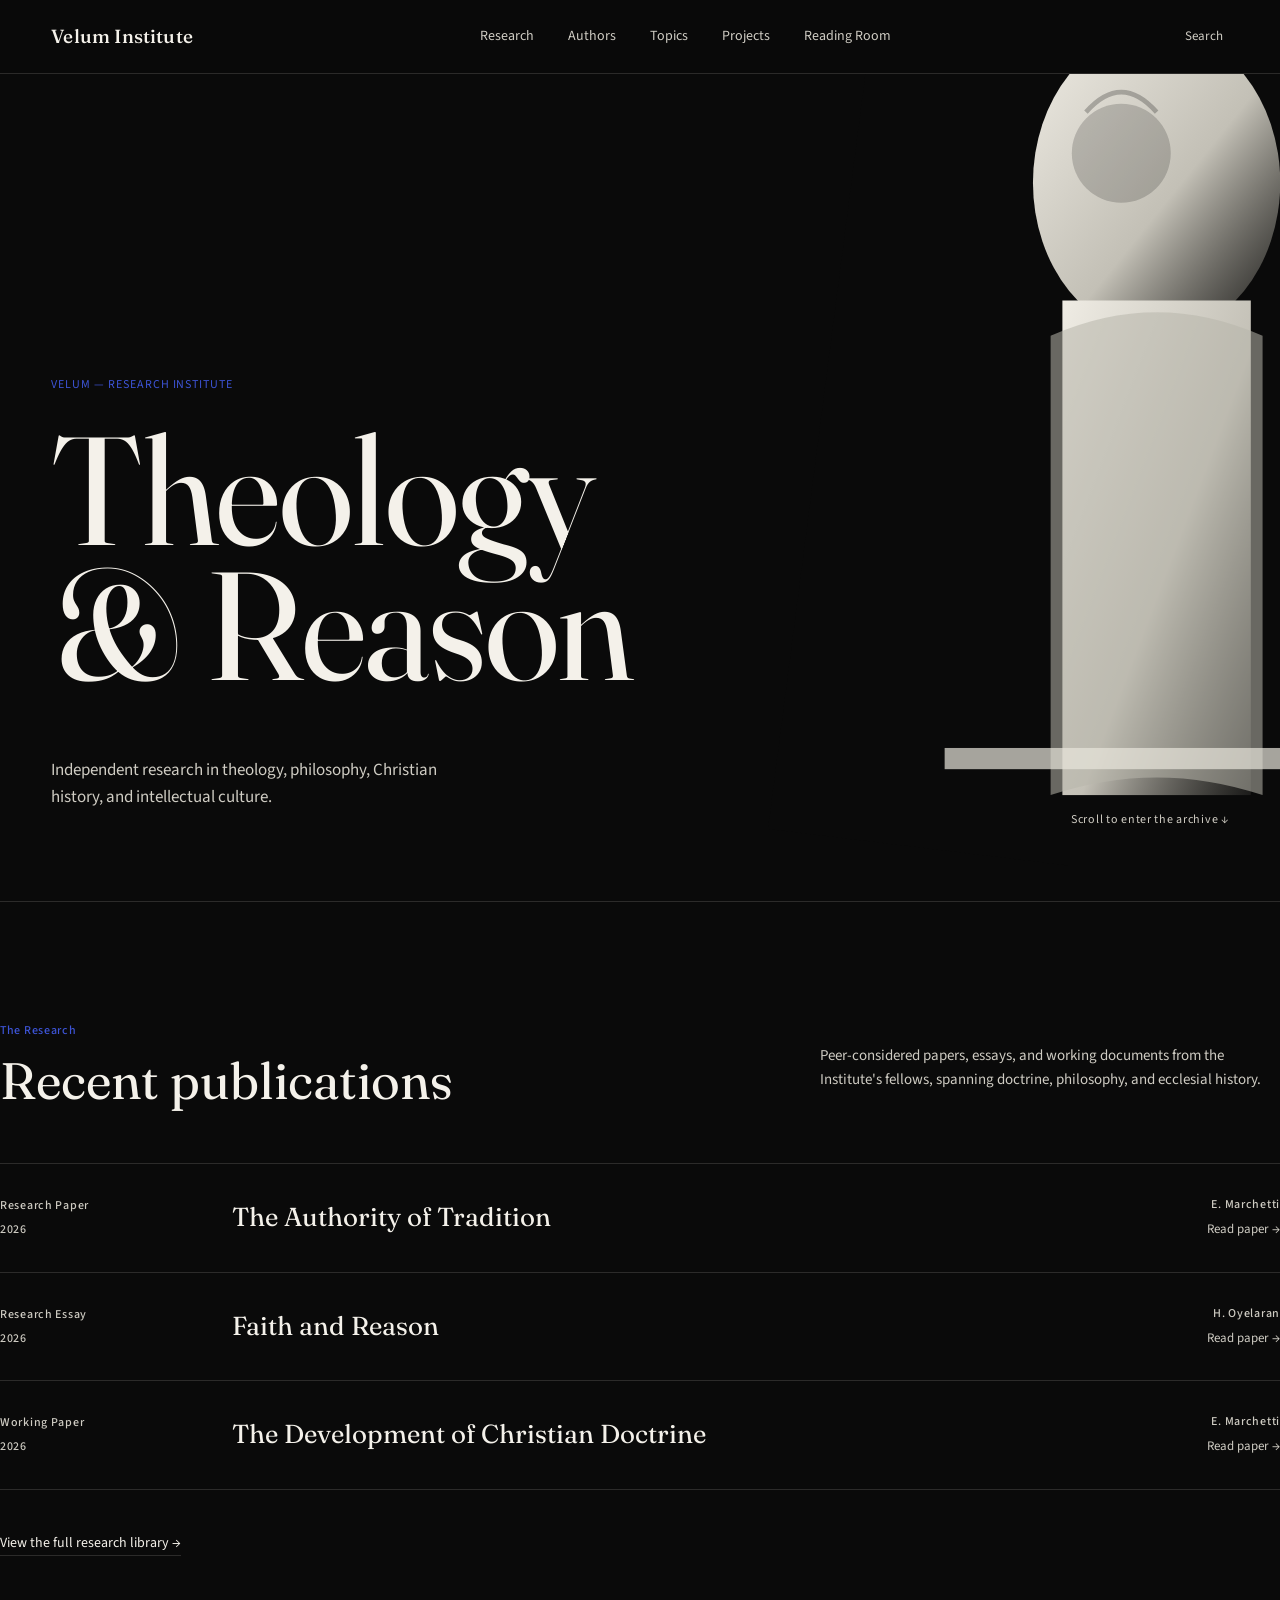
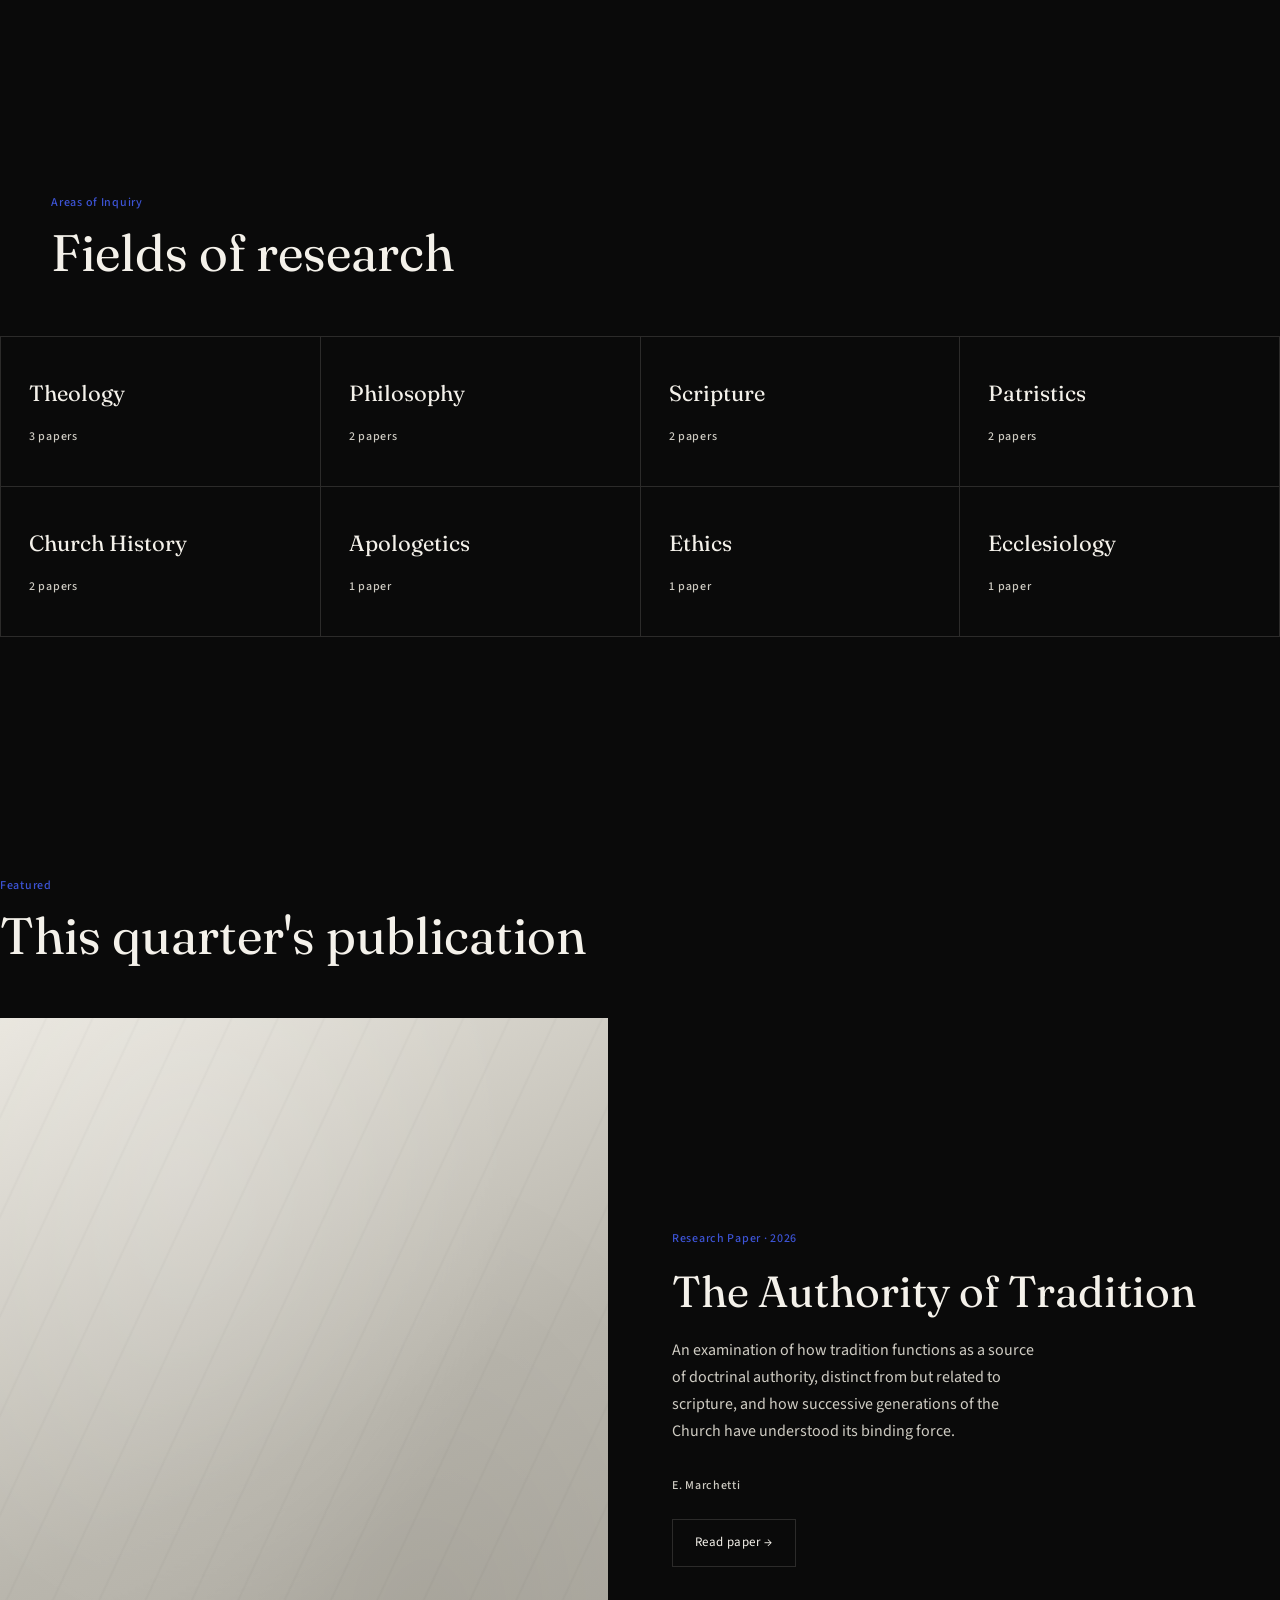
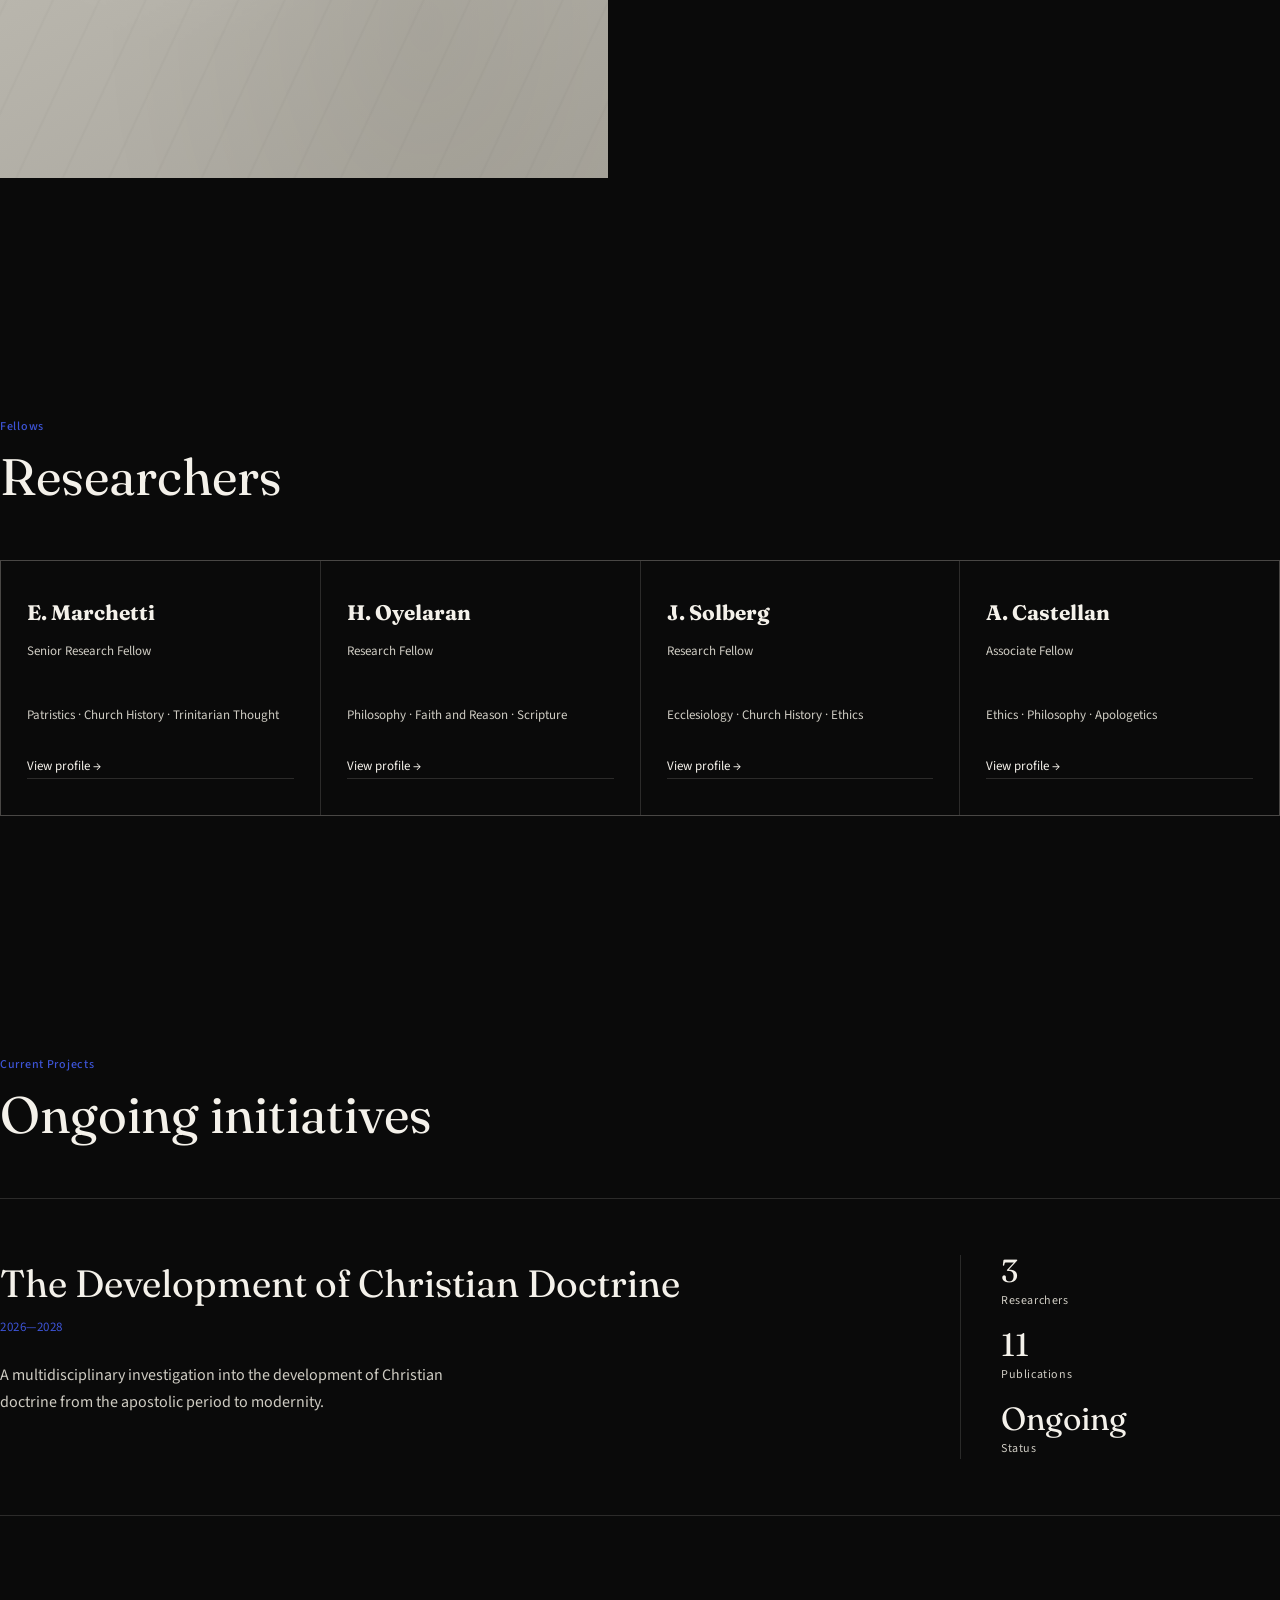
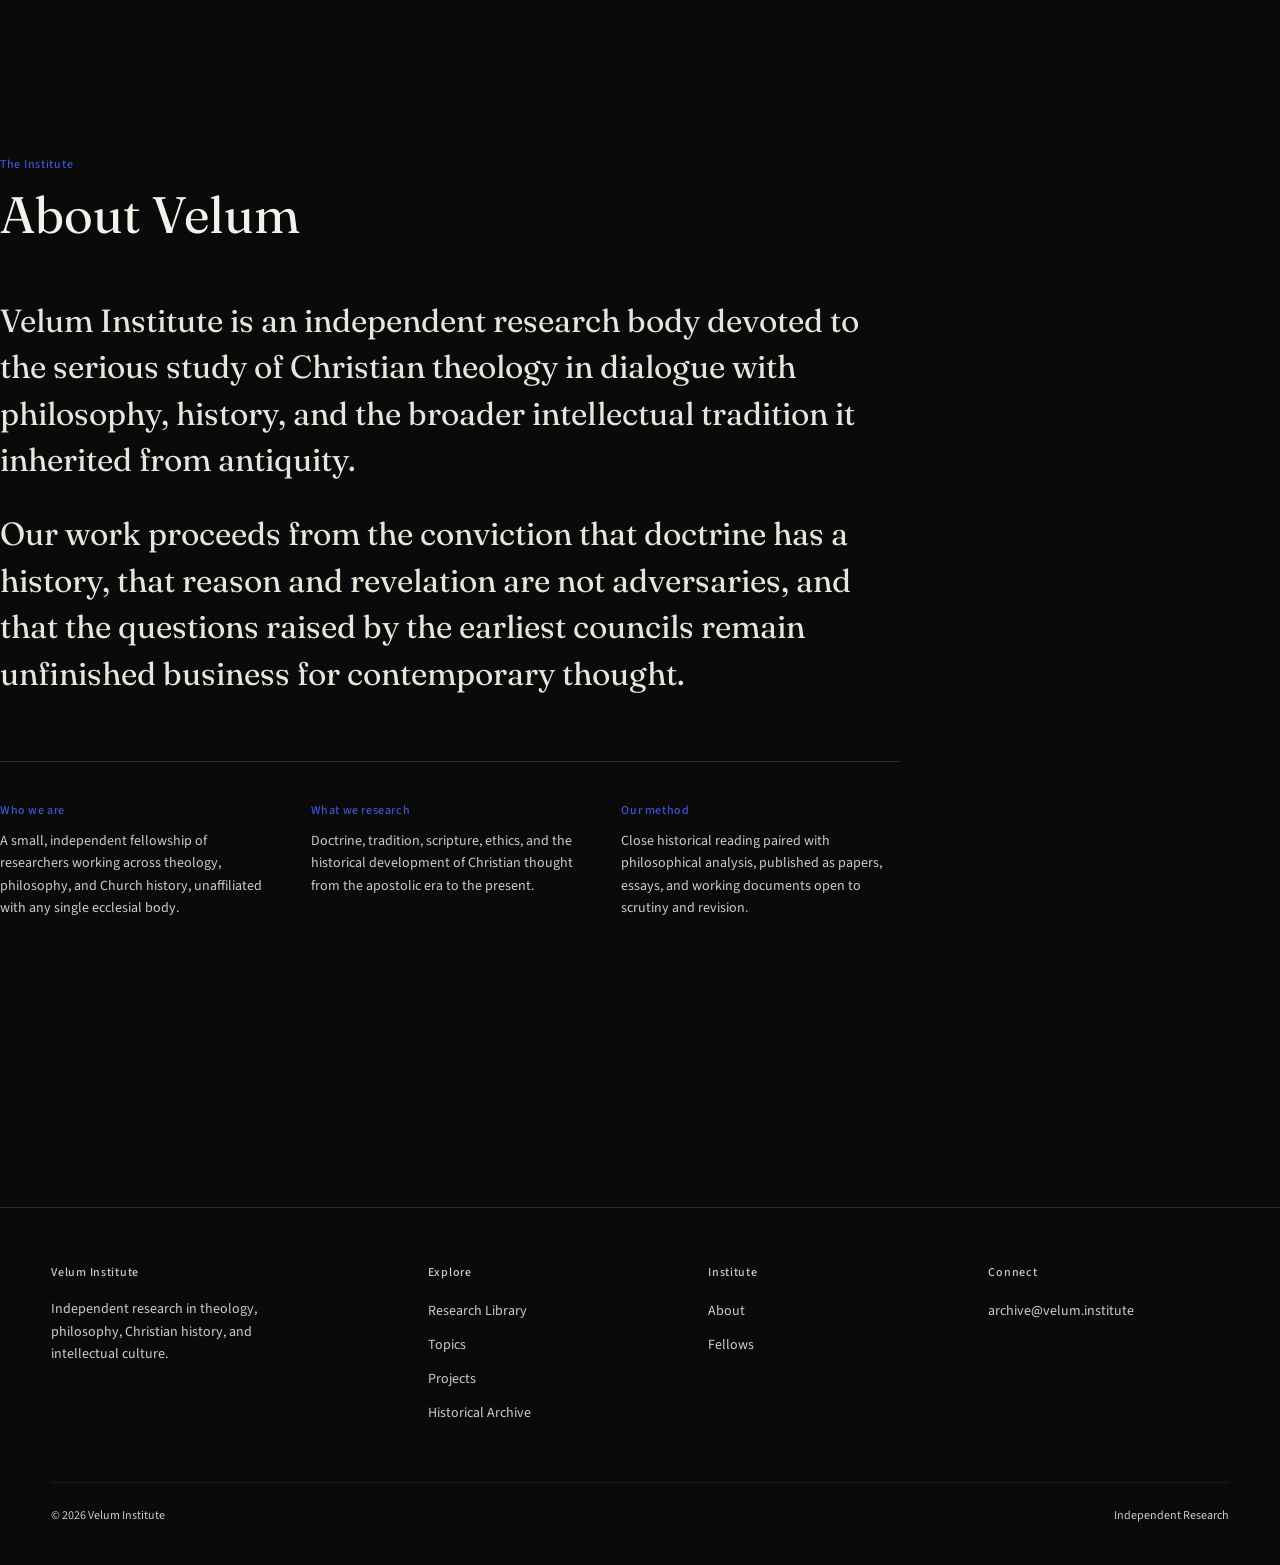
<file: index.html>
<!DOCTYPE html>
<html lang="en">
<head>
<meta charset="UTF-8">
<meta name="viewport" content="width=device-width, initial-scale=1.0">
<title>Velum Institute — Independent Research in Theology &amp; Philosophy</title>
<meta name="description" content="Independent research in theology, philosophy, Christian history, and intellectual culture.">
<link rel="stylesheet" href="styles.css">
<style>

  /* ---------- Hero ---------- */
  .hero {
    position: relative;
    min-height: 92vh;
    display: flex;
    align-items: flex-end;
    overflow: hidden;
    border-bottom: 1px solid var(--line);
  }

  .hero-marble {
    position: absolute;
    top: -8%;
    right: -6%;
    width: 46%;
    height: 108%;
    z-index: 1;
    clip-path: polygon(18% 0%, 100% 0%, 100% 100%, 0% 92%);
  }

  .hero-marble svg { width: 100%; height: 100%; display: block; }

  .hero-inner {
    position: relative;
    z-index: 2;
    width: 100%;
    padding: 160px var(--gutter) 72px;
  }

  .hero-eyebrow {
    font-size: 12px;
    letter-spacing: 0.08em;
    color: var(--cobalt-bright);
    margin-bottom: 28px;
  }

  .hero-title {
    font-family: var(--serif);
    font-weight: 400;
    font-size: clamp(64px, 12vw, 168px);
    line-height: 0.88;
    margin: 0;
    max-width: 15ch;
    letter-spacing: -0.01em;
  }

  .hero-foot {
    display: flex;
    justify-content: space-between;
    align-items: flex-end;
    gap: 40px;
    margin-top: 48px;
    max-width: 1440px;
  }

  .hero-statement {
    max-width: 420px;
    font-size: 17px;
    line-height: 1.6;
    color: var(--ivory-dim);
  }

  .hero-scroll {
    font-size: 12px;
    letter-spacing: 0.06em;
    color: var(--ivory-dim);
    white-space: nowrap;
  }

  @media (max-width: 860px) {
    .hero-marble { width: 62%; opacity: 0.5; }
    .hero-inner { padding-top: 120px; }
    .hero-foot { flex-direction: column; align-items: flex-start; gap: 20px; }
  }

  /* ---------- Research teaser rows ---------- */
  .paper-list { display: flex; flex-direction: column; }

  .paper-row {
    display: grid;
    grid-template-columns: 200px 1fr auto;
    align-items: center;
    gap: 32px;
    padding: 32px 0;
    border-top: 1px solid var(--line);
    transition: opacity 0.15s ease;
  }
  .paper-list a.paper-row:last-child { border-bottom: 1px solid var(--line); }

  .paper-row-meta {
    display: flex;
    flex-direction: column;
    gap: 6px;
  }

  .paper-row-title {
    font-size: 26px;
    font-weight: 400;
    margin: 0;
    line-height: 1.2;
  }

  .paper-row-desc {
    display: none;
  }

  .paper-row-foot {
    display: flex;
    flex-direction: column;
    align-items: flex-end;
    gap: 6px;
    text-align: right;
  }

  .paper-row-arrow {
    font-size: 13px;
    color: var(--ivory-dim);
  }

  .paper-row:hover { opacity: 0.72; }
  .paper-row:hover .paper-row-arrow { color: var(--cobalt-bright); }

  @media (max-width: 760px) {
    .paper-row { grid-template-columns: 1fr; gap: 10px; }
    .paper-row-foot { align-items: flex-start; text-align: left; }
  }

  /* ---------- Areas grid ---------- */
  .areas-grid {
    display: grid;
    grid-template-columns: repeat(4, 1fr);
    border-top: 1px solid var(--line);
    border-left: 1px solid var(--line);
  }

  .area-cell {
    border-right: 1px solid var(--line);
    border-bottom: 1px solid var(--line);
    padding: 40px 28px;
    min-height: 150px;
    display: flex;
    flex-direction: column;
    justify-content: space-between;
    transition: background 0.15s ease;
  }
  .area-cell:hover { background: var(--ink-raised); }

  .area-cell h3 {
    font-family: var(--serif);
    font-weight: 400;
    font-size: 22px;
    margin: 0;
  }

  .area-cell .label { color: var(--ivory-dim); }
  .area-cell:hover .label { color: var(--cobalt-bright); }

  @media (max-width: 900px) { .areas-grid { grid-template-columns: repeat(2, 1fr); } }
  @media (max-width: 520px) { .areas-grid { grid-template-columns: 1fr; } }

  /* ---------- Featured paper ---------- */
  .featured {
    display: grid;
    grid-template-columns: 1fr 1fr;
    gap: 64px;
    align-items: center;
  }

  .featured-visual {
    aspect-ratio: 4/5;
    position: relative;
    overflow: hidden;
  }

  .featured-copy .label { margin-bottom: 20px; display: block; }

  .featured-title {
    font-family: var(--serif);
    font-size: clamp(30px, 3.4vw, 46px);
    font-weight: 400;
    line-height: 1.08;
    margin: 0 0 22px;
  }

  .featured-abstract {
    color: var(--ivory-dim);
    font-size: 16px;
    line-height: 1.7;
    max-width: 46ch;
    margin-bottom: 32px;
  }

  @media (max-width: 900px) {
    .featured { grid-template-columns: 1fr; }
    .featured-visual { order: -1; aspect-ratio: 16/9; }
  }

  /* ---------- Authors ---------- */
  .authors-grid {
    display: grid;
    grid-template-columns: repeat(4, 1fr);
    gap: 1px;
    background: var(--line);
    border: 1px solid var(--line);
  }

  .author-cell {
    background: var(--ink);
    padding: 36px 26px;
    display: flex;
    flex-direction: column;
    gap: 18px;
    transition: background 0.15s ease;
  }
  .author-cell:hover { background: var(--ink-raised); }

  .author-name { font-family: var(--serif); font-size: 21px; margin: 0; }
  .author-role { color: var(--ivory-dim); font-size: 13px; }

  .author-interests {
    font-size: 13px;
    color: var(--ivory-dim);
    line-height: 1.6;
  }

  .author-link { font-size: 13px; margin-top: auto; }

  @media (max-width: 900px) { .authors-grid { grid-template-columns: repeat(2, 1fr); } }
  @media (max-width: 520px) { .authors-grid { grid-template-columns: 1fr; } }

  /* ---------- Projects ---------- */
  .project-block {
    border-top: 1px solid var(--line);
    border-bottom: 1px solid var(--line);
    padding: 56px 0;
    display: grid;
    grid-template-columns: 1fr 320px;
    gap: 48px;
  }

  .project-title { font-family: var(--serif); font-size: clamp(26px, 3vw, 38px); margin: 0 0 6px; font-weight: 400; }
  .project-span { color: var(--cobalt-bright); font-size: 13px; letter-spacing: 0.04em; margin-bottom: 24px; display: block; }
  .project-desc { color: var(--ivory-dim); font-size: 16px; line-height: 1.7; max-width: 56ch; }

  .project-stats {
    display: flex;
    flex-direction: column;
    justify-content: center;
    gap: 18px;
    border-left: 1px solid var(--line);
    padding-left: 40px;
  }

  .project-stat-value { font-family: var(--serif); font-size: 32px; display: block; line-height: 1; }
  .project-stat-label { color: var(--ivory-dim); font-size: 12px; letter-spacing: 0.05em; }

  @media (max-width: 760px) {
    .project-block { grid-template-columns: 1fr; }
    .project-stats { border-left: none; padding-left: 0; flex-direction: row; flex-wrap: wrap; }
  }

  /* ---------- Institute statement ---------- */
  .statement {
    max-width: 900px;
  }

  .statement p {
    font-family: var(--serif);
    font-size: clamp(22px, 2.6vw, 32px);
    line-height: 1.45;
    font-weight: 400;
    color: var(--marble-1);
    margin: 0 0 28px;
  }

  .statement-meta {
    display: grid;
    grid-template-columns: repeat(3, 1fr);
    gap: 32px;
    margin-top: 64px;
    padding-top: 40px;
    border-top: 1px solid var(--line);
    max-width: 1100px;
  }

  .statement-meta h4 { font-size: 12px; letter-spacing: 0.05em; color: var(--cobalt-bright); margin: 0 0 10px; font-weight: 500; }
  .statement-meta p { font-family: var(--sans); font-size: 14px; color: var(--ivory-dim); line-height: 1.6; font-weight: 400; }

  @media (max-width: 760px) { .statement-meta { grid-template-columns: 1fr; } }
</style>
</head>
<body>

<header class="site-header">
  <nav class="nav wrap">
    <a href="index.html" class="nav-mark">Velum Institute</a>
    <ul class="nav-links">
      <li><a href="library.html">Research</a></li>
      <li><a href="index.html#authors">Authors</a></li>
      <li><a href="index.html#areas">Topics</a></li>
      <li><a href="index.html#projects">Projects</a></li>
      <li><a href="timeline.html">Reading Room</a></li>
    </ul>
    <div class="nav-right">
      <button class="nav-search-btn" onclick="location.href='library.html'">Search</button>
    </div>
    <button class="nav-toggle" aria-label="Toggle navigation" aria-expanded="false">Menu</button>
  </nav>
</header>

<main>

  <!-- 01 — HERO -->
  <section class="hero">
    <div class="hero-marble" aria-hidden="true">
      <svg viewBox="0 0 500 700" xmlns="http://www.w3.org/2000/svg">
        <defs>
          <linearGradient id="mgrad" x1="0" y1="0" x2="1" y2="1">
            <stop offset="0%" stop-color="#efece4"/>
            <stop offset="55%" stop-color="#c3c0b6"/>
            <stop offset="100%" stop-color="#94918720"/>
          </linearGradient>
        </defs>
        <rect x="0" y="0" width="500" height="700" fill="#0a0a0a"/>
        <!-- abstracted classical bust / column fragment -->
        <ellipse cx="330" cy="120" rx="105" ry="130" fill="url(#mgrad)"/>
        <rect x="250" y="220" width="160" height="420" fill="url(#mgrad)"/>
        <path d="M240 250 Q330 210 420 250 L420 640 Q330 610 240 640 Z" fill="#b9b6ac" opacity="0.55"/>
        <rect x="150" y="600" width="330" height="18" fill="#e8e5dc" opacity="0.7"/>
        <circle cx="300" cy="95" r="42" fill="#0a0a0a" opacity="0.18"/>
        <path d="M270 60 q30 -34 60 0" stroke="#0a0a0a" stroke-width="4" fill="none" opacity="0.25"/>
      </svg>
    </div>

    <div class="hero-inner wrap">
      <p class="hero-eyebrow">VELUM — RESEARCH INSTITUTE</p>
      <h1 class="hero-title">Theology<br>&amp; Reason</h1>
      <div class="hero-foot">
        <p class="hero-statement">Independent research in theology, philosophy, Christian history, and intellectual culture.</p>
        <span class="hero-scroll">Scroll to enter the archive ↓</span>
      </div>
    </div>
  </section>

  <!-- 02 — THE RESEARCH -->
  <section class="section wrap" id="research">
    <div class="section-head">
      <div>
        <p class="section-kicker">The Research</p>
        <h2 class="section-title serif">Recent publications</h2>
      </div>
      <p class="section-desc">Peer-considered papers, essays, and working documents from the Institute's fellows, spanning doctrine, philosophy, and ecclesial history.</p>
    </div>

    <div class="paper-list" id="recent-papers"></div>

    <div style="margin-top:40px;">
      <a href="library.html" class="text-link">View the full research library →</a>
    </div>
  </section>

  <!-- 03 — RESEARCH AREAS -->
  <section class="section" id="areas">
    <div class="wrap">
      <div class="section-head">
        <div>
          <p class="section-kicker">Areas of Inquiry</p>
          <h2 class="section-title serif">Fields of research</h2>
        </div>
      </div>
    </div>
    <div class="areas-grid" id="areas-grid"></div>
  </section>

  <!-- 04 — FEATURED PAPER -->
  <section class="section wrap" id="featured">
    <div class="section-head">
      <div>
        <p class="section-kicker">Featured</p>
        <h2 class="section-title serif">This quarter's publication</h2>
      </div>
    </div>
    <div class="featured" id="featured-block"></div>
  </section>

  <!-- 05 — AUTHORS -->
  <section class="section wrap" id="authors">
    <div class="section-head">
      <div>
        <p class="section-kicker">Fellows</p>
        <h2 class="section-title serif">Researchers</h2>
      </div>
    </div>
    <div class="authors-grid" id="authors-grid"></div>
  </section>

  <!-- 06 — CURRENT PROJECTS -->
  <section class="section wrap" id="projects">
    <div class="section-head">
      <div>
        <p class="section-kicker">Current Projects</p>
        <h2 class="section-title serif">Ongoing initiatives</h2>
      </div>
    </div>
    <div id="projects-list"></div>
  </section>

  <!-- 07 — THE INSTITUTE -->
  <section class="section wrap" id="about">
    <div class="section-head">
      <div>
        <p class="section-kicker">The Institute</p>
        <h2 class="section-title serif">About Velum</h2>
      </div>
    </div>
    <div class="statement">
      <p>Velum Institute is an independent research body devoted to the serious study of Christian theology in dialogue with philosophy, history, and the broader intellectual tradition it inherited from antiquity.</p>
      <p>Our work proceeds from the conviction that doctrine has a history, that reason and revelation are not adversaries, and that the questions raised by the earliest councils remain unfinished business for contemporary thought.</p>
      <div class="statement-meta">
        <div>
          <h4>Who we are</h4>
          <p>A small, independent fellowship of researchers working across theology, philosophy, and Church history, unaffiliated with any single ecclesial body.</p>
        </div>
        <div>
          <h4>What we research</h4>
          <p>Doctrine, tradition, scripture, ethics, and the historical development of Christian thought from the apostolic era to the present.</p>
        </div>
        <div>
          <h4>Our method</h4>
          <p>Close historical reading paired with philosophical analysis, published as papers, essays, and working documents open to scrutiny and revision.</p>
        </div>
      </div>
    </div>
  </section>

</main>

<footer class="site-footer">
  <div class="footer-grid">
    <div>
      <h4>Velum Institute</h4>
      <p style="color:var(--ivory-dim); font-size:14px; max-width:32ch; line-height:1.6;">Independent research in theology, philosophy, Christian history, and intellectual culture.</p>
    </div>
    <div>
      <h4>Explore</h4>
      <ul>
        <li><a href="library.html">Research Library</a></li>
        <li><a href="index.html#areas">Topics</a></li>
        <li><a href="index.html#projects">Projects</a></li>
        <li><a href="timeline.html">Historical Archive</a></li>
      </ul>
    </div>
    <div>
      <h4>Institute</h4>
      <ul>
        <li><a href="index.html#about">About</a></li>
        <li><a href="index.html#authors">Fellows</a></li>
      </ul>
    </div>
    <div>
      <h4>Connect</h4>
      <ul>
        <li><a href="mailto:archive@velum.institute">archive@velum.institute</a></li>
      </ul>
    </div>
  </div>
  <div class="footer-bottom">
    <span>© 2026 Velum Institute</span>
    <span>Independent Research</span>
  </div>
</footer>

<script src="data.js"></script>
<script src="common.js"></script>
<script>
  // 02 Recent papers (most recent 3)
  const recent = [...PAPERS].sort((a,b) => b.year - a.year).slice(0, 3);
  document.getElementById('recent-papers').innerHTML = recent.map(paperCard).join('');

  // 03 Areas grid
  document.getElementById('areas-grid').innerHTML = AREAS.map(area => {
    const count = TOPICS.filter(t => t.group === area).reduce((acc, t) => acc + papersByTopic(t.id).length, 0);
    const firstTopic = TOPICS.find(t => t.group === area);
    const href = firstTopic ? `topic.html?id=${firstTopic.id}` : 'library.html';
    return `<a class="area-cell" href="${href}">
      <h3 class="serif">${area}</h3>
      <span class="label">${count} ${count === 1 ? 'paper' : 'papers'}</span>
    </a>`;
  }).join('');

  // 04 Featured paper — most recent
  const featured = recent[0];
  const fAuthor = getAuthor(featured.authorId);
  document.getElementById('featured-block').innerHTML = `
    <div class="featured-visual marble-fragment"></div>
    <div class="featured-copy">
      <span class="label blue">${featured.type} · ${featured.year}</span>
      <h3 class="featured-title serif">${featured.title}</h3>
      <p class="featured-abstract">${featured.abstract}</p>
      <p class="label" style="margin-bottom:24px; display:block;">${fAuthor ? fAuthor.name : ''}</p>
      <a class="btn" href="paper.html?id=${featured.id}">Read paper →</a>
    </div>`;

  // 05 Authors
  document.getElementById('authors-grid').innerHTML = AUTHORS.map(a => `
    <div class="author-cell">
      <div>
        <h3 class="author-name serif">${a.name}</h3>
        <p class="author-role">${a.title}</p>
      </div>
      <p class="author-interests">${a.interests.join(' · ')}</p>
      <a class="text-link author-link" href="author.html?id=${a.id}">View profile →</a>
    </div>`).join('');

  // 06 Projects
  document.getElementById('projects-list').innerHTML = PROJECTS.map(p => `
    <div class="project-block">
      <div>
        <h3 class="project-title serif">${p.title}</h3>
        <span class="project-span">${p.span}</span>
        <p class="project-desc">${p.description}</p>
      </div>
      <div class="project-stats">
        <div><span class="project-stat-value serif">${p.researcherIds.length}</span><span class="project-stat-label">Researchers</span></div>
        <div><span class="project-stat-value serif">${p.publicationCount}</span><span class="project-stat-label">Publications</span></div>
        <div><span class="project-stat-value serif">${p.status}</span><span class="project-stat-label">Status</span></div>
      </div>
    </div>`).join('');
</script>
</body>
</html>
</file>
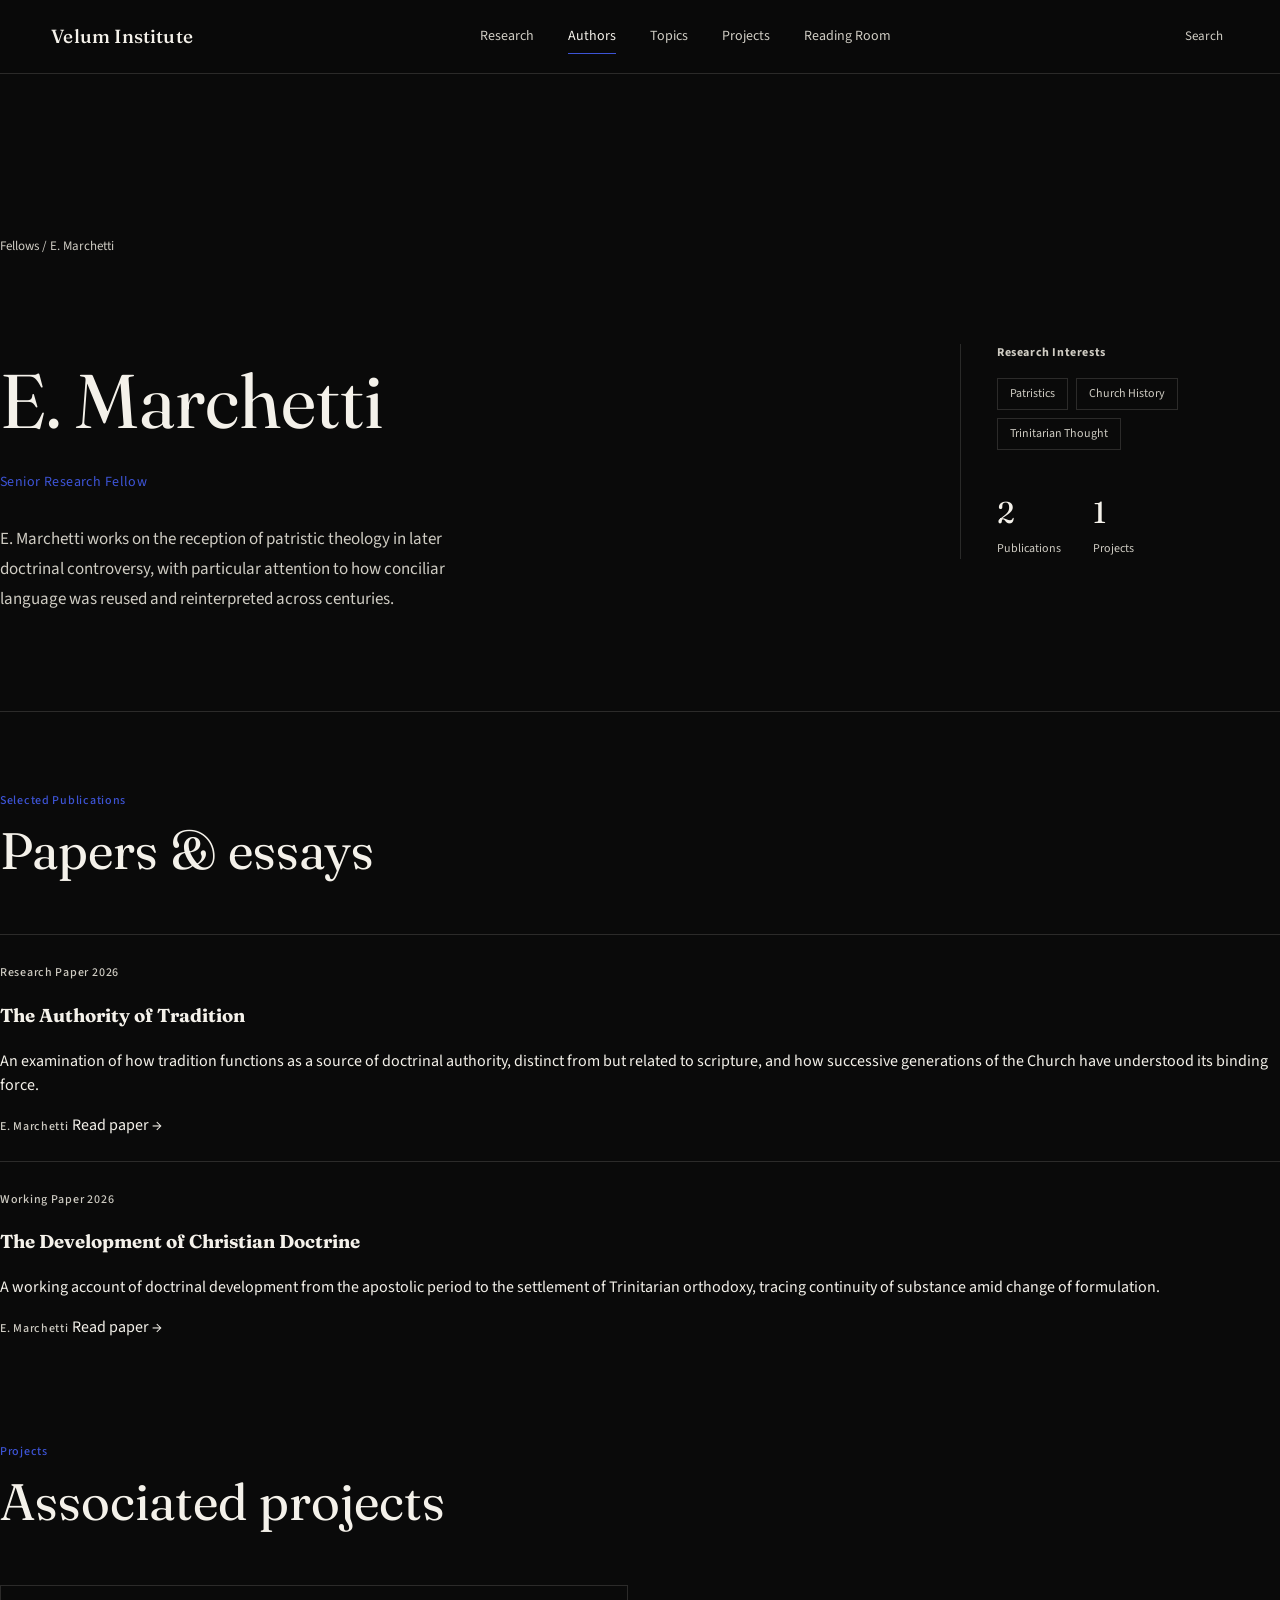
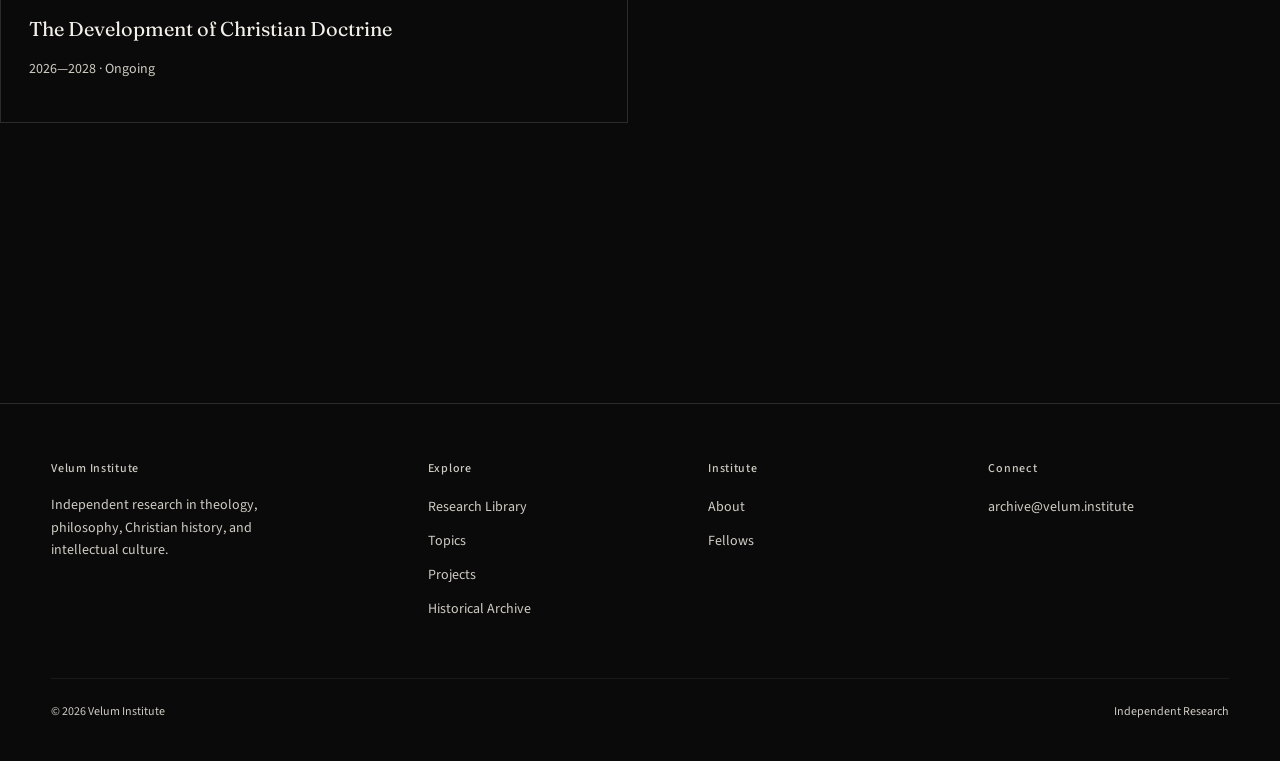
<file: author.html>
<!DOCTYPE html>
<html lang="en">
<head>
<meta charset="UTF-8">
<meta name="viewport" content="width=device-width, initial-scale=1.0">
<title id="page-title">Author — Velum Institute</title>
<link rel="stylesheet" href="styles.css">
<style>
  .author-hero {
    padding: 150px 0 80px;
    border-bottom: 1px solid var(--line);
    display: grid;
    grid-template-columns: 1fr 320px;
    gap: 56px;
    align-items: start;
  }
  .breadcrumb { font-size: 13px; color: var(--ivory-dim); margin-bottom: 32px; grid-column: 1 / -1; }
  .breadcrumb a:hover { color: var(--ivory); }

  .author-hero-name { font-family: var(--serif); font-size: clamp(40px, 6vw, 76px); font-weight: 400; margin: 0 0 12px; }
  .author-hero-role { color: var(--cobalt-bright); font-size: 14px; letter-spacing: 0.03em; margin-bottom: 32px; }
  .author-bio { font-size: 17px; line-height: 1.75; color: var(--ivory-dim); max-width: 60ch; }

  .author-side { border-left: 1px solid var(--line); padding-left: 36px; }
  .author-side h4 { font-size: 12px; letter-spacing: 0.05em; color: var(--ivory-dim); margin: 0 0 16px; }
  .interest-chip { display: inline-block; font-size: 12px; color: var(--ivory-dim); border: 1px solid var(--line); padding: 6px 12px; margin: 0 8px 8px 0; }
  .stat-row { display: flex; gap: 32px; margin-top: 32px; }
  .stat-value { font-family: var(--serif); font-size: 30px; display: block; }
  .stat-label { font-size: 12px; color: var(--ivory-dim); }

  @media (max-width: 860px) {
    .author-hero { grid-template-columns: 1fr; }
    .author-side { border-left: none; padding-left: 0; border-top: 1px solid var(--line); padding-top: 28px; }
  }

  .pubs-section { padding: 80px 0 140px; }
  .projects-mini { display: grid; grid-template-columns: repeat(2, 1fr); gap: 24px; margin-top: 40px; }
  .project-mini-card { border: 1px solid var(--line); padding: 28px; }
  .project-mini-card h4 { font-family: var(--serif); font-size: 20px; font-weight: 400; margin: 0 0 10px; }
  .project-mini-card p { color: var(--ivory-dim); font-size: 14px; line-height: 1.6; }
  @media (max-width: 700px) { .projects-mini { grid-template-columns: 1fr; } }
</style>
</head>
<body>

<header class="site-header">
  <nav class="nav wrap">
    <a href="index.html" class="nav-mark">Velum Institute</a>
    <ul class="nav-links">
      <li><a href="library.html">Research</a></li>
      <li><a href="index.html#authors" aria-current="page">Authors</a></li>
      <li><a href="index.html#areas">Topics</a></li>
      <li><a href="index.html#projects">Projects</a></li>
      <li><a href="timeline.html">Reading Room</a></li>
    </ul>
    <div class="nav-right"><button class="nav-search-btn" onclick="location.href='library.html'">Search</button></div>
    <button class="nav-toggle" aria-label="Toggle navigation" aria-expanded="false">Menu</button>
  </nav>
</header>

<main>
  <section class="author-hero wrap">
    <p class="breadcrumb"><a href="index.html#authors">Fellows</a> / <span id="crumb-name"></span></p>
    <div>
      <h1 class="author-hero-name serif" id="author-name"></h1>
      <p class="author-hero-role" id="author-role"></p>
      <p class="author-bio" id="author-bio"></p>
    </div>
    <div class="author-side">
      <h4>Research Interests</h4>
      <div id="author-interests"></div>
      <div class="stat-row">
        <div><span class="stat-value serif" id="stat-pubs"></span><span class="stat-label">Publications</span></div>
        <div><span class="stat-value serif" id="stat-projects"></span><span class="stat-label">Projects</span></div>
      </div>
    </div>
  </section>

  <section class="pubs-section wrap">
    <div class="section-head">
      <div>
        <p class="section-kicker">Selected Publications</p>
        <h2 class="section-title serif">Papers &amp; essays</h2>
      </div>
    </div>
    <div id="author-papers"></div>

    <div id="author-projects-wrap" style="margin-top:80px;">
      <div class="section-head">
        <div>
          <p class="section-kicker">Projects</p>
          <h2 class="section-title serif">Associated projects</h2>
        </div>
      </div>
      <div class="projects-mini" id="author-projects"></div>
    </div>
  </section>
</main>

<footer class="site-footer">
  <div class="footer-grid">
    <div>
      <h4>Velum Institute</h4>
      <p style="color:var(--ivory-dim); font-size:14px; max-width:32ch; line-height:1.6;">Independent research in theology, philosophy, Christian history, and intellectual culture.</p>
    </div>
    <div>
      <h4>Explore</h4>
      <ul>
        <li><a href="library.html">Research Library</a></li>
        <li><a href="index.html#areas">Topics</a></li>
        <li><a href="index.html#projects">Projects</a></li>
        <li><a href="timeline.html">Historical Archive</a></li>
      </ul>
    </div>
    <div>
      <h4>Institute</h4>
      <ul>
        <li><a href="index.html#about">About</a></li>
        <li><a href="index.html#authors">Fellows</a></li>
      </ul>
    </div>
    <div>
      <h4>Connect</h4>
      <ul><li><a href="mailto:archive@velum.institute">archive@velum.institute</a></li></ul>
    </div>
  </div>
  <div class="footer-bottom">
    <span>© 2026 Velum Institute</span>
    <span>Independent Research</span>
  </div>
</footer>

<script src="data.js"></script>
<script src="common.js"></script>
<script>
  const id = new URLSearchParams(location.search).get('id');
  const author = getAuthor(id) || AUTHORS[0];
  const papers = papersByAuthor(author.id);
  const projects = PROJECTS.filter(p => p.researcherIds.includes(author.id));

  document.getElementById('page-title').textContent = `${author.name} — Velum Institute`;
  document.getElementById('crumb-name').textContent = author.name;
  document.getElementById('author-name').textContent = author.name;
  document.getElementById('author-role').textContent = author.title;
  document.getElementById('author-bio').textContent = author.bio;
  document.getElementById('author-interests').innerHTML = author.interests.map(i => `<span class="interest-chip">${i}</span>`).join('');
  document.getElementById('stat-pubs').textContent = papers.length;
  document.getElementById('stat-projects').textContent = projects.length;

  document.getElementById('author-papers').innerHTML = papers.length
    ? papers.map(paperCard).join('')
    : `<p style="color:var(--ivory-dim);">No publications listed yet.</p>`;

  if (projects.length === 0) {
    document.getElementById('author-projects-wrap').style.display = 'none';
  } else {
    document.getElementById('author-projects').innerHTML = projects.map(p => `
      <a class="project-mini-card" href="index.html#projects">
        <h4 class="serif">${p.title}</h4>
        <p>${p.span} · ${p.status}</p>
      </a>`).join('');
  }
</script>
</body>
</html>
</file>
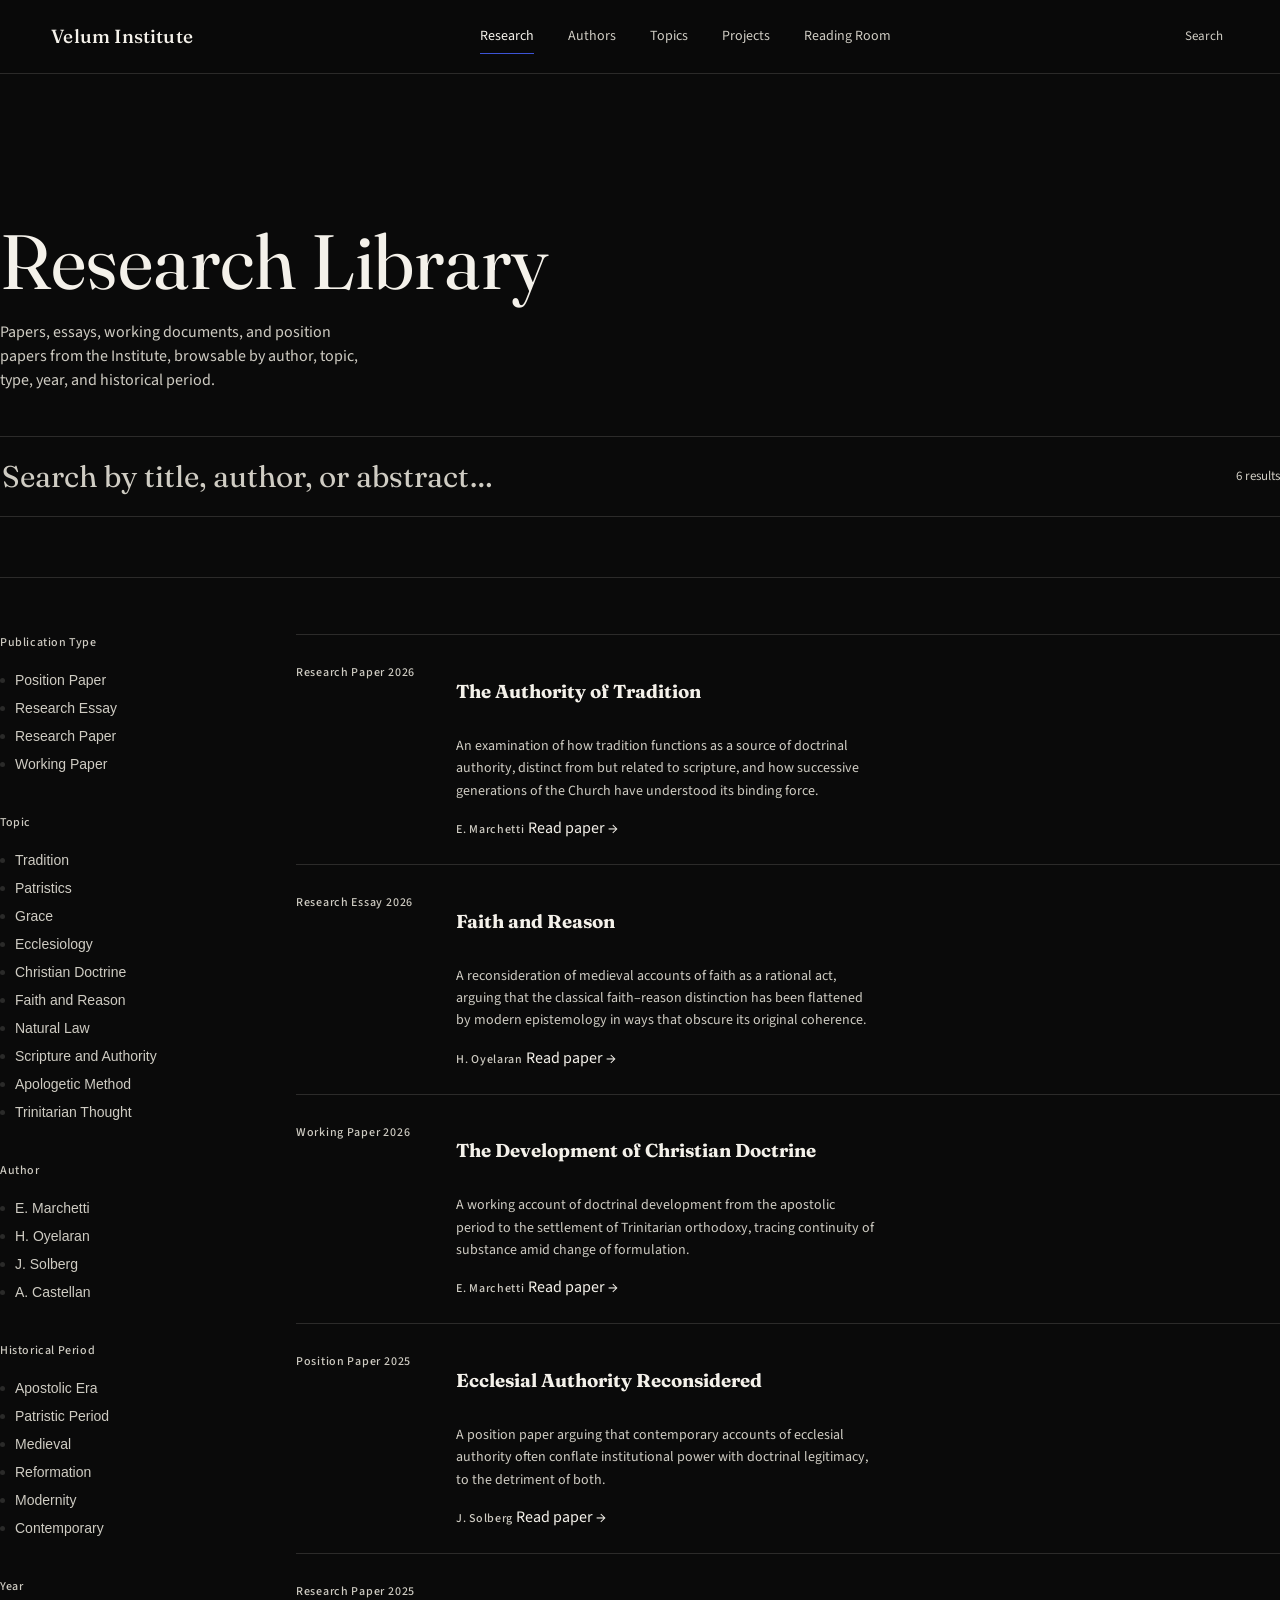
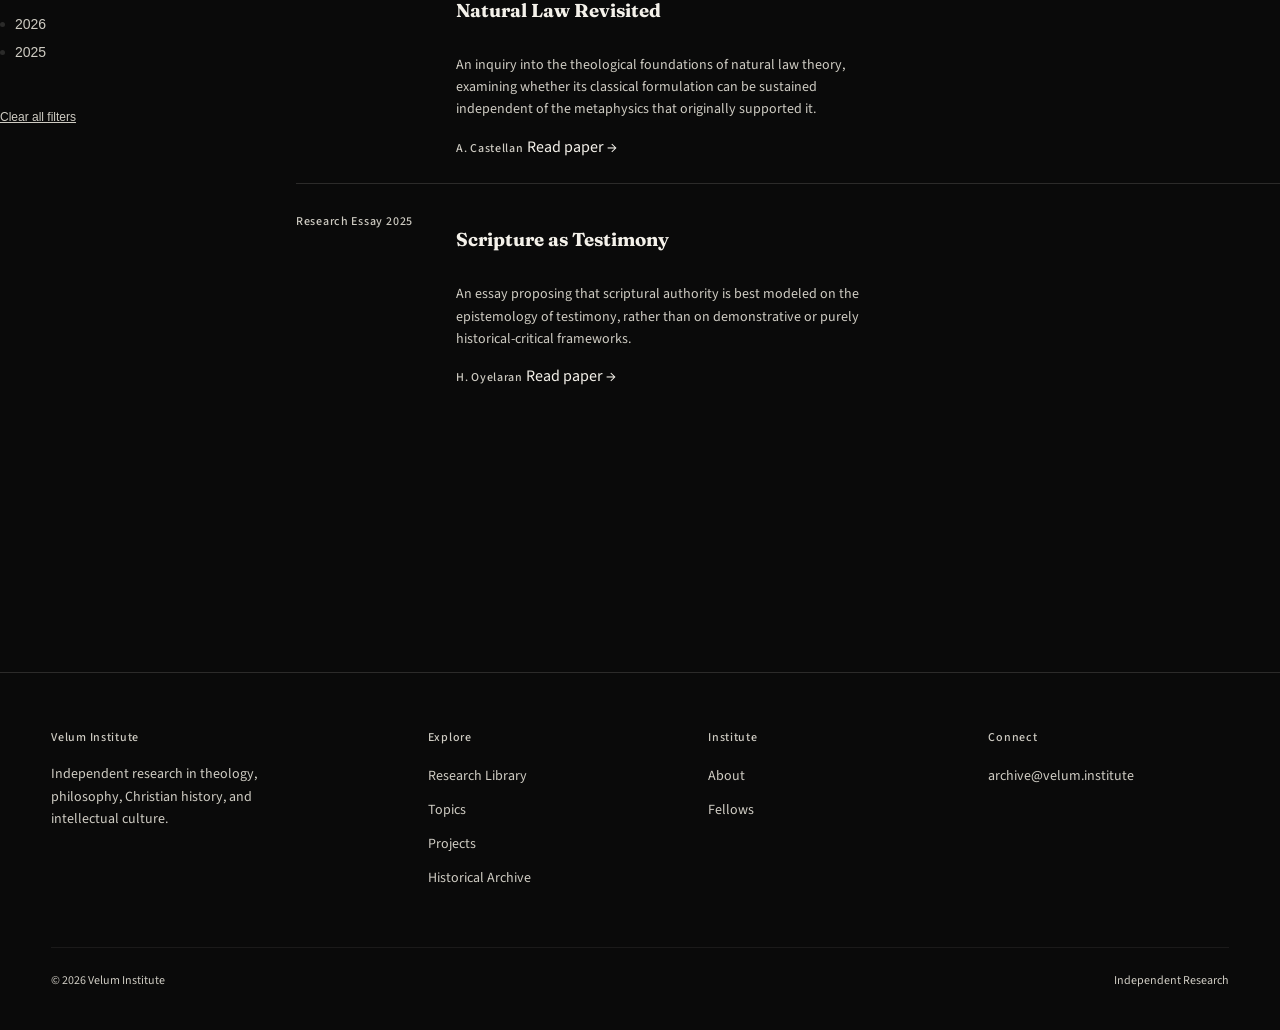
<file: library.html>
<!DOCTYPE html>
<html lang="en">
<head>
<meta charset="UTF-8">
<meta name="viewport" content="width=device-width, initial-scale=1.0">
<title>Research Library — Velum Institute</title>
<link rel="stylesheet" href="styles.css">
<style>
  .lib-hero {
    padding: 150px 0 60px;
    border-bottom: 1px solid var(--line);
  }
  .lib-title { font-family: var(--serif); font-size: clamp(44px, 6vw, 84px); font-weight: 400; margin: 0 0 20px; line-height: 1; }
  .lib-sub { color: var(--ivory-dim); font-size: 16px; max-width: 46ch; }

  .search-row {
    margin-top: 44px;
    border-top: 1px solid var(--line);
    border-bottom: 1px solid var(--line);
    padding: 20px 0;
    display: flex;
    align-items: center;
    gap: 16px;
  }

  .search-input {
    flex: 1;
    background: none;
    border: none;
    color: var(--ivory);
    font-family: var(--serif);
    font-size: clamp(20px, 3vw, 30px);
    outline: none;
  }
  .search-input::placeholder { color: var(--ivory-dim); }

  .search-count { font-size: 13px; color: var(--ivory-dim); white-space: nowrap; }

  .lib-body {
    display: grid;
    grid-template-columns: 240px 1fr;
    gap: 56px;
    padding: 56px 0 120px;
  }

  .filters { position: sticky; top: 100px; align-self: start; }
  .filter-group { margin-bottom: 36px; }
  .filter-group h4 { font-size: 12px; letter-spacing: 0.05em; color: var(--ivory-dim); font-weight: 500; margin: 0 0 14px; }

  .filter-option {
    display: flex;
    align-items: center;
    gap: 10px;
    font-size: 14px;
    color: var(--ivory-dim);
    padding: 6px 0;
    cursor: pointer;
    background: none;
    border: none;
    width: 100%;
    text-align: left;
  }
  .filter-option:hover { color: var(--ivory); }
  .filter-option.active { color: var(--cobalt-bright); }
  .filter-option .dot {
    width: 5px; height: 5px; border-radius: 50%;
    background: var(--line);
    flex-shrink: 0;
  }
  .filter-option.active .dot { background: var(--cobalt-bright); }

  .clear-filters { font-size: 12px; color: var(--ivory-dim); margin-top: 8px; background:none; border:none; cursor:pointer; text-decoration: underline; padding: 0; }
  .clear-filters:hover { color: var(--ivory); }

  .results-list .paper-row {
    grid-template-columns: 160px 1fr;
    align-items: start;
  }
  .results-list .paper-row-desc {
    display: block;
    color: var(--ivory-dim);
    font-size: 14px;
    line-height: 1.6;
    max-width: 60ch;
    margin: 10px 0 0;
    grid-column: 2;
  }
  .results-list .paper-row-foot {
    grid-column: 2;
    flex-direction: row;
    justify-content: space-between;
    align-items: center;
    text-align: left;
    margin-top: 14px;
  }
  .results-list .paper-row {
    display: grid;
    grid-template-columns: 160px 1fr;
  }
  .results-list .paper-row-meta { grid-column: 1; }
  .results-list .paper-row-title { grid-column: 2; }

  @media (max-width: 860px) {
    .lib-body { grid-template-columns: 1fr; }
    .filters { position: static; }
    .results-list .paper-row,
    .results-list .paper-row-desc,
    .results-list .paper-row-foot { grid-column: 1; }
    .results-list .paper-row { grid-template-columns: 1fr; }
  }

  .empty-state { padding: 60px 0; color: var(--ivory-dim); }
  .empty-state strong { color: var(--ivory); display: block; margin-bottom: 8px; font-family: var(--serif); font-size: 20px; font-weight: 400; }
</style>
</head>
<body>

<header class="site-header">
  <nav class="nav wrap">
    <a href="index.html" class="nav-mark">Velum Institute</a>
    <ul class="nav-links">
      <li><a href="library.html" aria-current="page">Research</a></li>
      <li><a href="index.html#authors">Authors</a></li>
      <li><a href="index.html#areas">Topics</a></li>
      <li><a href="index.html#projects">Projects</a></li>
      <li><a href="timeline.html">Reading Room</a></li>
    </ul>
    <div class="nav-right">
      <button class="nav-search-btn" onclick="document.getElementById('search').focus()">Search</button>
    </div>
    <button class="nav-toggle" aria-label="Toggle navigation" aria-expanded="false">Menu</button>
  </nav>
</header>

<main>
  <section class="lib-hero wrap">
    <h1 class="lib-title serif">Research Library</h1>
    <p class="lib-sub">Papers, essays, working documents, and position papers from the Institute, browsable by author, topic, type, year, and historical period.</p>

    <div class="search-row">
      <input id="search" class="search-input" type="text" placeholder="Search by title, author, or abstract…" autocomplete="off">
      <span class="search-count" id="result-count"></span>
    </div>
  </section>

  <div class="wrap lib-body">
    <aside class="filters">
      <div class="filter-group">
        <h4>Publication Type</h4>
        <div id="filter-type"></div>
      </div>
      <div class="filter-group">
        <h4>Topic</h4>
        <div id="filter-topic"></div>
      </div>
      <div class="filter-group">
        <h4>Author</h4>
        <div id="filter-author"></div>
      </div>
      <div class="filter-group">
        <h4>Historical Period</h4>
        <div id="filter-period"></div>
      </div>
      <div class="filter-group">
        <h4>Year</h4>
        <div id="filter-year"></div>
      </div>
      <button class="clear-filters" id="clear-filters">Clear all filters</button>
    </aside>

    <div class="results-list" id="results"></div>
  </div>
</main>

<footer class="site-footer">
  <div class="footer-grid">
    <div>
      <h4>Velum Institute</h4>
      <p style="color:var(--ivory-dim); font-size:14px; max-width:32ch; line-height:1.6;">Independent research in theology, philosophy, Christian history, and intellectual culture.</p>
    </div>
    <div>
      <h4>Explore</h4>
      <ul>
        <li><a href="library.html">Research Library</a></li>
        <li><a href="index.html#areas">Topics</a></li>
        <li><a href="index.html#projects">Projects</a></li>
        <li><a href="timeline.html">Historical Archive</a></li>
      </ul>
    </div>
    <div>
      <h4>Institute</h4>
      <ul>
        <li><a href="index.html#about">About</a></li>
        <li><a href="index.html#authors">Fellows</a></li>
      </ul>
    </div>
    <div>
      <h4>Connect</h4>
      <ul><li><a href="mailto:archive@velum.institute">archive@velum.institute</a></li></ul>
    </div>
  </div>
  <div class="footer-bottom">
    <span>© 2026 Velum Institute</span>
    <span>Independent Research</span>
  </div>
</footer>

<script src="data.js"></script>
<script src="common.js"></script>
<script>
  const state = { query: '', type: null, topic: null, author: null, period: null, year: null };

  const params = new URLSearchParams(location.search);
  if (params.get('topic')) state.topic = params.get('topic');
  if (params.get('author')) state.author = params.get('author');

  function uniqueSorted(arr) { return [...new Set(arr)].sort(); }

  function renderFilterGroup(containerId, options, key, labelFn) {
    const el = document.getElementById(containerId);
    el.innerHTML = options.map(opt => {
      const value = labelFn ? labelFn(opt) : opt;
      const active = state[key] === opt ? 'active' : '';
      return `<button class="filter-option ${active}" data-key="${key}" data-value="${opt}">
        <span class="dot"></span>${value}
      </button>`;
    }).join('');
  }

  function buildFilters() {
    renderFilterGroup('filter-type', uniqueSorted(PAPERS.map(p => p.type)), 'type');
    renderFilterGroup('filter-topic', TOPICS.map(t => t.id), 'topic', id => getTopic(id).name);
    renderFilterGroup('filter-author', AUTHORS.map(a => a.id), 'author', id => getAuthor(id).name);
    renderFilterGroup('filter-period', PERIODS, 'period');
    renderFilterGroup('filter-year', uniqueSorted(PAPERS.map(p => p.year)).reverse(), 'year');
  }

  function matchesQuery(p, q) {
    if (!q) return true;
    const author = getAuthor(p.authorId);
    const hay = [p.title, p.abstract, author ? author.name : '', p.type].join(' ').toLowerCase();
    return hay.includes(q.toLowerCase());
  }

  function applyFilters() {
    return PAPERS.filter(p => {
      if (state.type && p.type !== state.type) return false;
      if (state.topic && !p.topics.includes(state.topic)) return false;
      if (state.author && p.authorId !== state.author) return false;
      if (state.period && p.period !== state.period) return false;
      if (state.year && p.year !== state.year) return false;
      if (!matchesQuery(p, state.query)) return false;
      return true;
    }).sort((a, b) => b.year - a.year);
  }

  function render() {
    buildFilters();
    const results = applyFilters();
    const resultsEl = document.getElementById('results');
    document.getElementById('result-count').textContent = `${results.length} ${results.length === 1 ? 'result' : 'results'}`;

    if (results.length === 0) {
      resultsEl.innerHTML = `<div class="empty-state"><strong>No matching papers</strong>Try clearing a filter or searching a different term.</div>`;
      return;
    }
    resultsEl.innerHTML = results.map(paperCard).join('');
  }

  document.getElementById('search').addEventListener('input', e => {
    state.query = e.target.value;
    render();
  });

  document.body.addEventListener('click', e => {
    const btn = e.target.closest('.filter-option');
    if (!btn) return;
    const key = btn.dataset.key;
    let value = btn.dataset.value;
    if (key === 'year') value = Number(value);
    state[key] = state[key] === value ? null : value;
    render();
  });

  document.getElementById('clear-filters').addEventListener('click', () => {
    state.type = null; state.topic = null; state.author = null; state.period = null; state.year = null;
    render();
  });

  render();
</script>
</body>
</html>
</file>
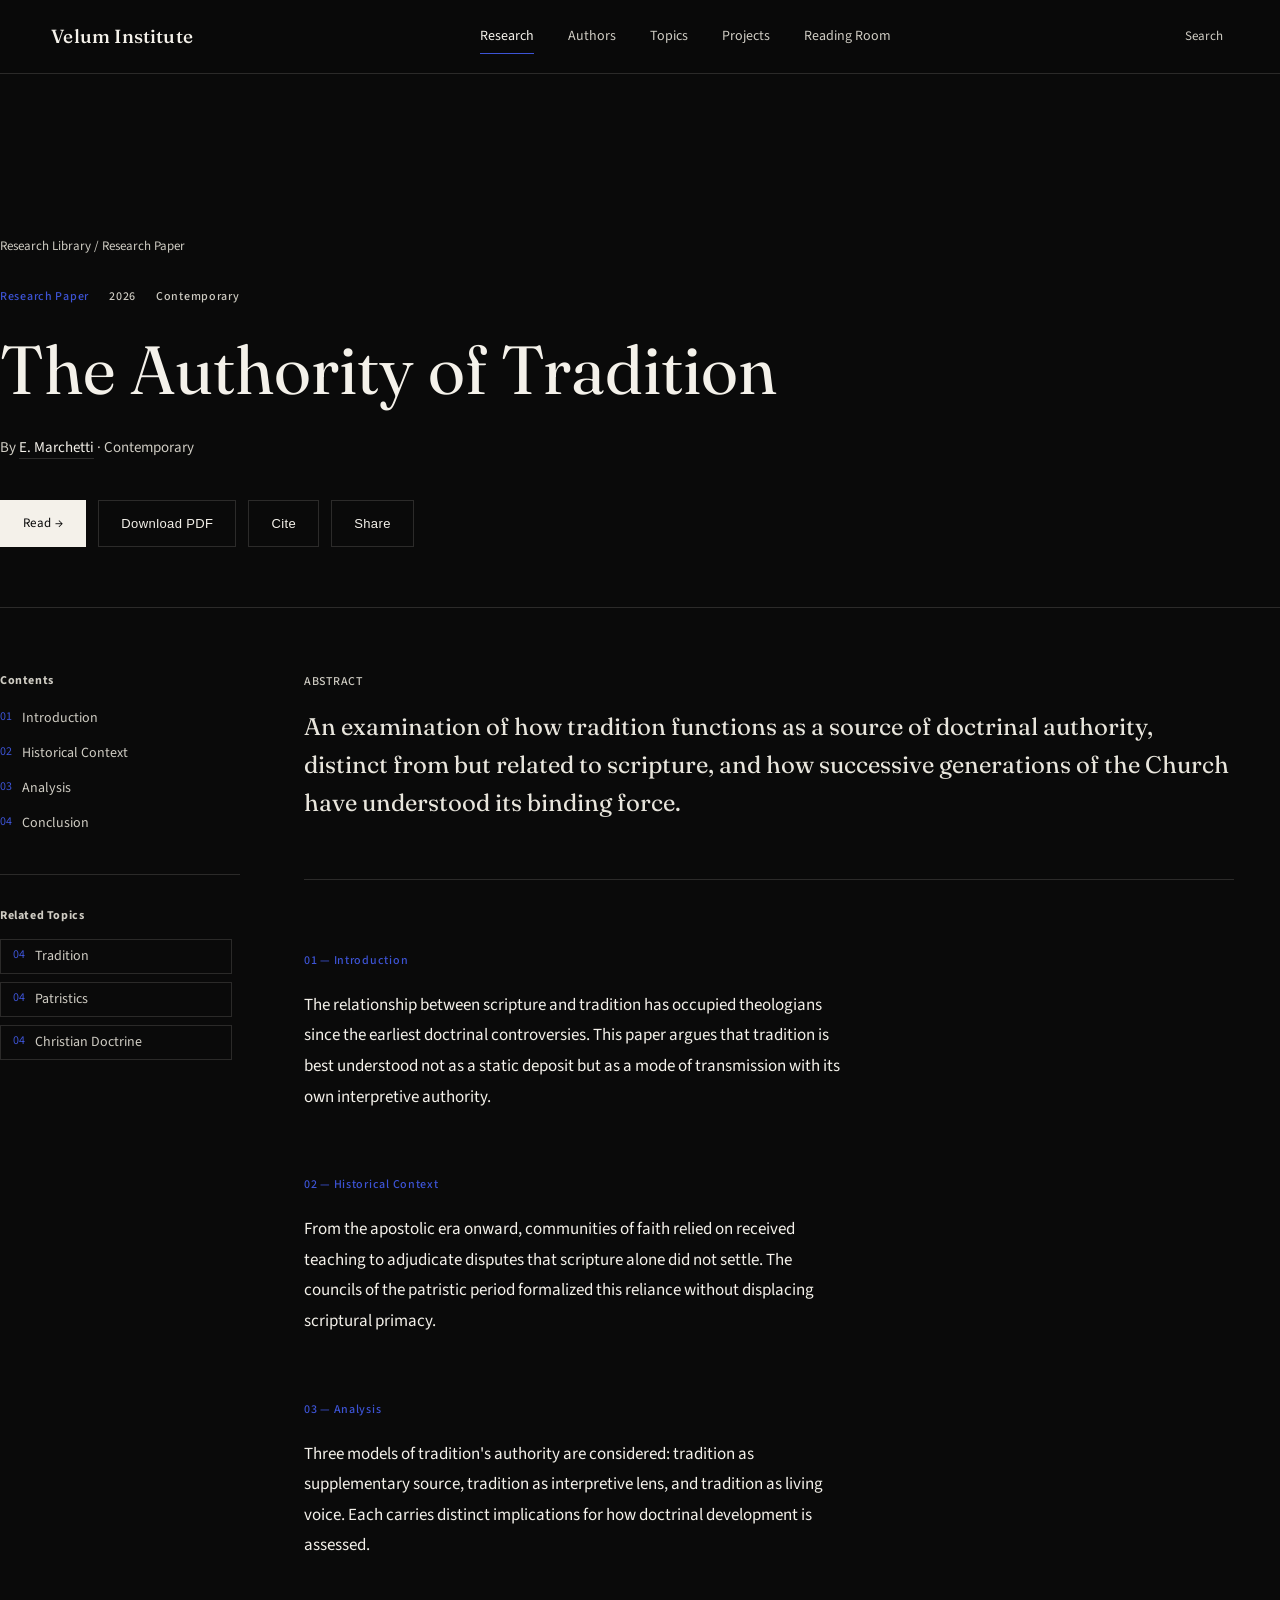
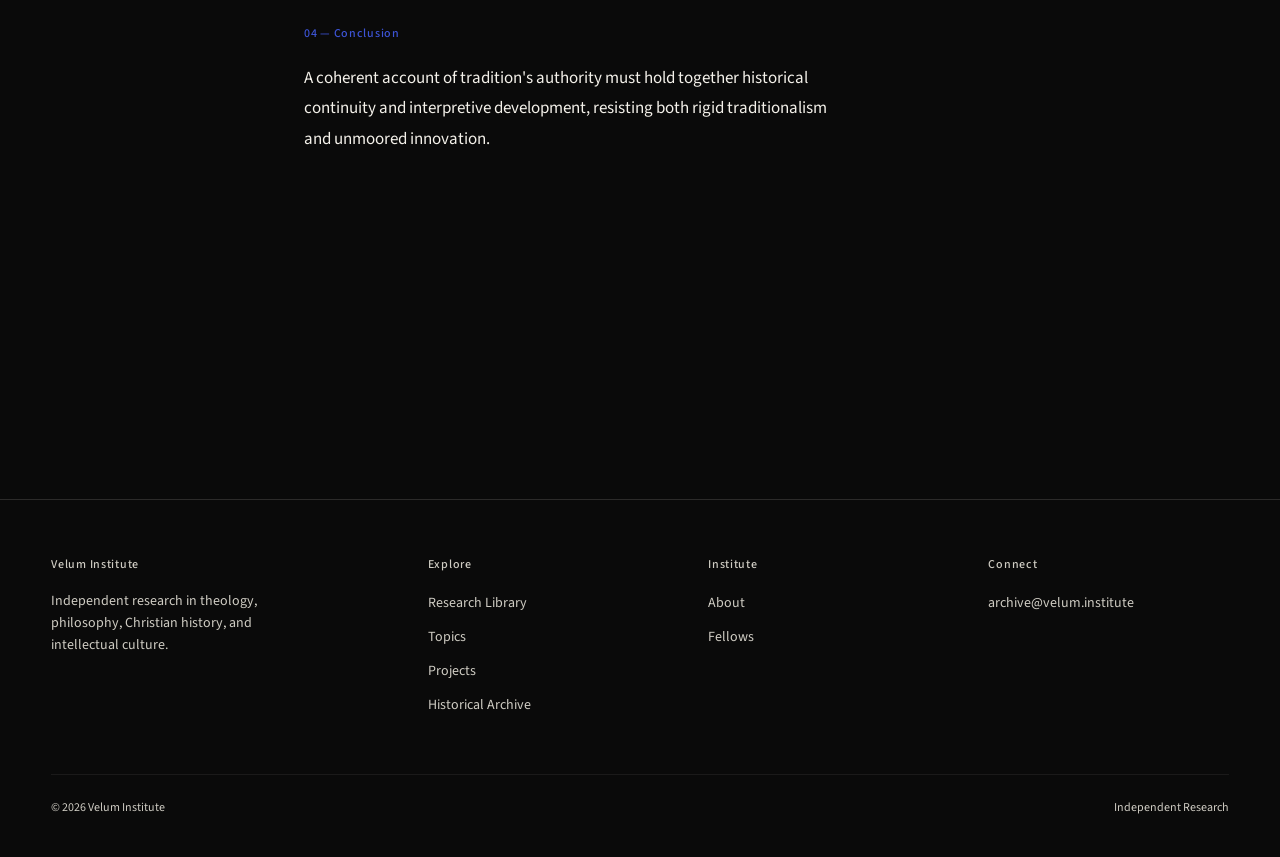
<file: paper.html>
<!DOCTYPE html>
<html lang="en">
<head>
<meta charset="UTF-8">
<meta name="viewport" content="width=device-width, initial-scale=1.0">
<title id="page-title">Paper — Velum Institute</title>
<link rel="stylesheet" href="styles.css">
<style>
  .paper-hero {
    padding: 150px 0 60px;
    border-bottom: 1px solid var(--line);
  }
  .breadcrumb { font-size: 13px; color: var(--ivory-dim); margin-bottom: 32px; }
  .breadcrumb a:hover { color: var(--ivory); }

  .paper-meta-row { display: flex; gap: 20px; margin-bottom: 28px; flex-wrap: wrap; }

  .paper-hero-title {
    font-family: var(--serif);
    font-size: clamp(36px, 5.5vw, 68px);
    font-weight: 400;
    line-height: 1.05;
    max-width: 20ch;
    margin: 0 0 32px;
  }

  .paper-authorline { font-size: 15px; color: var(--ivory-dim); }
  .paper-authorline a { color: var(--ivory); border-bottom: 1px solid var(--line); }
  .paper-authorline a:hover { border-color: var(--cobalt-bright); color: var(--cobalt-bright); }

  .paper-actions { display: flex; gap: 12px; margin-top: 40px; flex-wrap: wrap; }

  .paper-body {
    display: grid;
    grid-template-columns: 240px 1fr;
    gap: 64px;
    padding: 64px 0 140px;
  }

  .paper-toc { position: sticky; top: 100px; align-self: start; }
  .paper-toc h4 { font-size: 12px; letter-spacing: 0.05em; color: var(--ivory-dim); margin: 0 0 18px; }
  .paper-toc ol { list-style: none; margin: 0; padding: 0; counter-reset: toc; }
  .paper-toc li { counter-increment: toc; margin-bottom: 14px; }
  .paper-toc a {
    font-size: 14px;
    color: var(--ivory-dim);
    display: flex;
    gap: 10px;
  }
  .paper-toc a:hover { color: var(--ivory); }
  .paper-toc a::before {
    content: counter(toc, decimal-leading-zero);
    color: var(--cobalt-bright);
    font-size: 12px;
    flex-shrink: 0;
  }

  .paper-topics { margin-top: 40px; padding-top: 32px; border-top: 1px solid var(--line); }
  .paper-topics h4 { font-size: 12px; letter-spacing: 0.05em; color: var(--ivory-dim); margin: 0 0 14px; }
  .topic-chip {
    display: inline-block;
    font-size: 12px;
    color: var(--ivory-dim);
    border: 1px solid var(--line);
    padding: 6px 12px;
    margin: 0 8px 8px 0;
  }
  .topic-chip:hover { color: var(--cobalt-bright); border-color: var(--cobalt-bright); }

  .abstract-block {
    font-family: var(--serif);
    font-size: clamp(19px, 2.2vw, 24px);
    line-height: 1.6;
    color: var(--marble-1);
    max-width: 62ch;
    margin-bottom: 72px;
    padding-bottom: 56px;
    border-bottom: 1px solid var(--line);
  }

  .paper-content section { margin-bottom: 64px; scroll-margin-top: 100px; }
  .paper-content h3 {
    font-family: var(--sans);
    font-size: 12px;
    letter-spacing: 0.06em;
    color: var(--cobalt-bright);
    margin: 0 0 20px;
    font-weight: 500;
  }
  .paper-content p {
    font-size: 17px;
    line-height: 1.8;
    max-width: 68ch;
    color: var(--ivory);
    margin: 0 0 20px;
  }

  @media (max-width: 860px) {
    .paper-body { grid-template-columns: 1fr; }
    .paper-toc { position: static; }
  }
</style>
</head>
<body>

<header class="site-header">
  <nav class="nav wrap">
    <a href="index.html" class="nav-mark">Velum Institute</a>
    <ul class="nav-links">
      <li><a href="library.html" aria-current="page">Research</a></li>
      <li><a href="index.html#authors">Authors</a></li>
      <li><a href="index.html#areas">Topics</a></li>
      <li><a href="index.html#projects">Projects</a></li>
      <li><a href="timeline.html">Reading Room</a></li>
    </ul>
    <div class="nav-right"><button class="nav-search-btn" onclick="location.href='library.html'">Search</button></div>
    <button class="nav-toggle" aria-label="Toggle navigation" aria-expanded="false">Menu</button>
  </nav>
</header>

<main>
  <section class="paper-hero wrap">
    <p class="breadcrumb"><a href="library.html">Research Library</a> / <span id="crumb-type"></span></p>
    <div class="paper-meta-row" id="meta-row"></div>
    <h1 class="paper-hero-title serif" id="paper-title"></h1>
    <p class="paper-authorline" id="paper-authorline"></p>
    <div class="paper-actions">
      <a class="btn primary" href="#reading" id="btn-read">Read →</a>
      <button class="btn" id="btn-download">Download PDF</button>
      <button class="btn" id="btn-cite">Cite</button>
      <button class="btn" id="btn-share">Share</button>
    </div>
  </section>

  <div class="wrap paper-body" id="reading">
    <aside class="paper-toc">
      <h4>Contents</h4>
      <ol id="toc-list"></ol>
      <div class="paper-topics">
        <h4>Related Topics</h4>
        <div id="topic-chips"></div>
      </div>
    </aside>

    <article>
      <div class="abstract-block" id="abstract-block"></div>
      <div class="paper-content" id="paper-content"></div>
    </article>
  </div>
</main>

<footer class="site-footer">
  <div class="footer-grid">
    <div>
      <h4>Velum Institute</h4>
      <p style="color:var(--ivory-dim); font-size:14px; max-width:32ch; line-height:1.6;">Independent research in theology, philosophy, Christian history, and intellectual culture.</p>
    </div>
    <div>
      <h4>Explore</h4>
      <ul>
        <li><a href="library.html">Research Library</a></li>
        <li><a href="index.html#areas">Topics</a></li>
        <li><a href="index.html#projects">Projects</a></li>
        <li><a href="timeline.html">Historical Archive</a></li>
      </ul>
    </div>
    <div>
      <h4>Institute</h4>
      <ul>
        <li><a href="index.html#about">About</a></li>
        <li><a href="index.html#authors">Fellows</a></li>
      </ul>
    </div>
    <div>
      <h4>Connect</h4>
      <ul><li><a href="mailto:archive@velum.institute">archive@velum.institute</a></li></ul>
    </div>
  </div>
  <div class="footer-bottom">
    <span>© 2026 Velum Institute</span>
    <span>Independent Research</span>
  </div>
</footer>

<script src="data.js"></script>
<script src="common.js"></script>
<script>
  const id = new URLSearchParams(location.search).get('id');
  const paper = getPaper(id) || PAPERS[0];
  const author = getAuthor(paper.authorId);

  document.getElementById('page-title').textContent = `${paper.title} — Velum Institute`;
  document.getElementById('crumb-type').textContent = paper.type;
  document.getElementById('paper-title').textContent = paper.title;
  document.getElementById('paper-authorline').innerHTML = author
    ? `By <a href="author.html?id=${author.id}">${author.name}</a> · ${paper.period}`
    : paper.period;

  document.getElementById('meta-row').innerHTML = `
    <span class="label blue">${paper.type}</span>
    <span class="label">${paper.year}</span>
    <span class="label">${paper.period}</span>`;

  document.getElementById('abstract-block').innerHTML = `<strong style="display:block; font-family:var(--sans); font-size:12px; letter-spacing:0.06em; color:var(--ivory-dim); margin-bottom:16px; font-weight:500;">ABSTRACT</strong>${paper.abstract}`;

  document.getElementById('toc-list').innerHTML = paper.contents.map((c, i) =>
    `<li><a href="#section-${i}">${c.title}</a></li>`).join('');

  document.getElementById('paper-content').innerHTML = paper.contents.map((c, i) => `
    <section id="section-${i}">
      <h3>${String(i+1).padStart(2,'0')} — ${c.title}</h3>
      ${c.body}
    </section>`).join('');

  document.getElementById('topic-chips').innerHTML = paper.topics.map(tid => {
    const t = getTopic(tid);
    return t ? `<a class="topic-chip" href="topic.html?id=${t.id}">${t.name}</a>` : '';
  }).join('');

  document.getElementById('btn-download').addEventListener('click', () => {
    alert('PDF export is not connected in this preview. Wire this button to your own PDF generation or file host.');
  });

  document.getElementById('btn-cite').addEventListener('click', () => {
    const citation = `${author ? author.name : 'Velum Institute'}. "${paper.title}." Velum Institute, ${paper.year}.`;
    navigator.clipboard?.writeText(citation);
    alert(`Citation copied:\n\n${citation}`);
  });

  document.getElementById('btn-share').addEventListener('click', () => {
    navigator.clipboard?.writeText(location.href);
    alert('Link copied to clipboard.');
  });
</script>
</body>
</html>
</file>
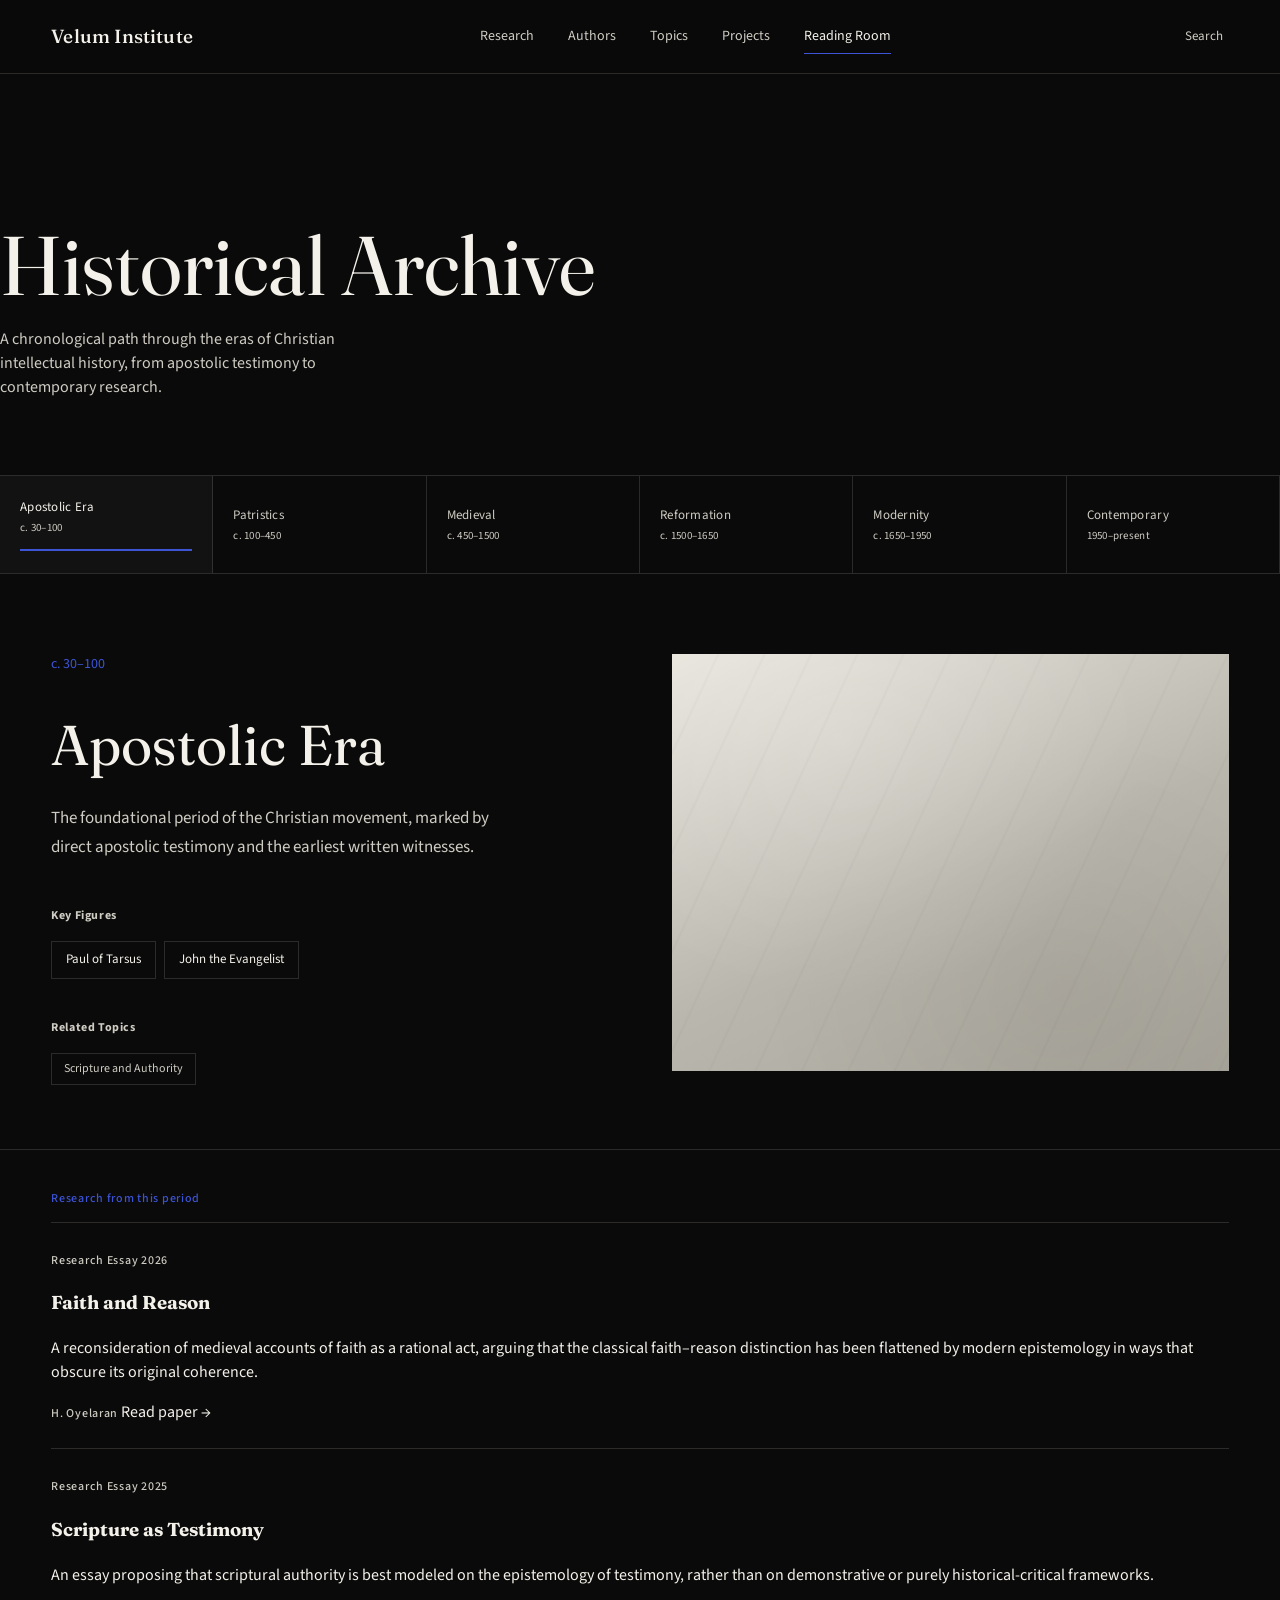
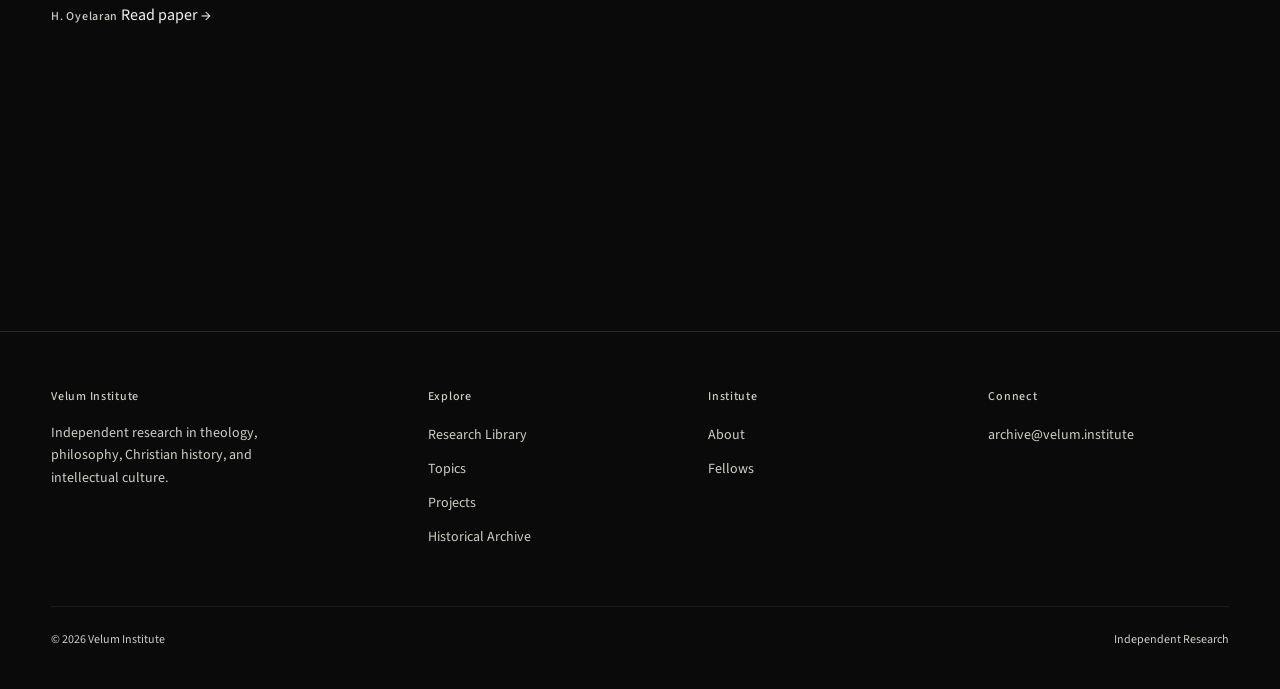
<file: timeline.html>
<!DOCTYPE html>
<html lang="en">
<head>
<meta charset="UTF-8">
<meta name="viewport" content="width=device-width, initial-scale=1.0">
<title>Historical Archive — Velum Institute</title>
<link rel="stylesheet" href="styles.css">
<style>
  .tl-hero { padding: 150px 0 60px; border-bottom: 1px solid var(--line); }
  .tl-title { font-family: var(--serif); font-size: clamp(44px, 6.5vw, 88px); font-weight: 400; margin: 0 0 20px; line-height: 1; }
  .tl-sub { color: var(--ivory-dim); font-size: 16px; max-width: 50ch; }

  .tl-nav {
    display: flex;
    overflow-x: auto;
    border-bottom: 1px solid var(--line);
    position: sticky;
    top: 73px;
    background: var(--ink);
    z-index: 10;
  }
  .tl-nav-btn {
    flex: 1;
    min-width: 150px;
    padding: 22px 20px;
    background: none;
    border: none;
    border-right: 1px solid var(--line);
    color: var(--ivory-dim);
    font-family: var(--sans);
    font-size: 13px;
    letter-spacing: 0.02em;
    cursor: pointer;
    text-align: left;
    transition: background 0.15s ease, color 0.15s ease;
  }
  .tl-nav-btn:hover { color: var(--ivory); }
  .tl-nav-btn.active { color: var(--ivory); background: var(--ink-raised); }
  .tl-nav-btn.active::after { content: ''; display: block; height: 2px; background: var(--cobalt-bright); margin-top: 14px; }
  .tl-nav-btn span { display: block; font-size: 11px; color: var(--ivory-dim); margin-top: 4px; }

  .tl-panel { display: none; padding: 80px 0 140px; }
  .tl-panel.active { display: block; }

  .tl-layout { display: grid; grid-template-columns: 1fr 1fr; gap: 64px; align-items: start; }
  .tl-era-title { font-family: var(--serif); font-size: clamp(34px, 4.5vw, 56px); font-weight: 400; margin: 0 0 8px; }
  .tl-era-range { color: var(--cobalt-bright); font-size: 14px; margin-bottom: 28px; display: block; }
  .tl-era-desc { color: var(--ivory-dim); font-size: 17px; line-height: 1.75; max-width: 56ch; }

  .tl-visual { aspect-ratio: 4/3; }

  .tl-figures { margin-top: 44px; }
  .tl-figures h4 { font-size: 12px; letter-spacing: 0.05em; color: var(--ivory-dim); margin: 0 0 16px; }
  .figure-chip { display: inline-block; font-size: 13px; border: 1px solid var(--line); padding: 8px 14px; margin: 0 8px 8px 0; }

  .tl-topics { margin-top: 32px; }
  .tl-related-papers { margin-top: 56px; padding-top: 40px; border-top: 1px solid var(--line); }

  @media (max-width: 860px) {
    .tl-layout { grid-template-columns: 1fr; }
    .tl-visual { order: -1; }
  }
</style>
</head>
<body>

<header class="site-header">
  <nav class="nav wrap">
    <a href="index.html" class="nav-mark">Velum Institute</a>
    <ul class="nav-links">
      <li><a href="library.html">Research</a></li>
      <li><a href="index.html#authors">Authors</a></li>
      <li><a href="index.html#areas">Topics</a></li>
      <li><a href="index.html#projects">Projects</a></li>
      <li><a href="timeline.html" aria-current="page">Reading Room</a></li>
    </ul>
    <div class="nav-right"><button class="nav-search-btn" onclick="location.href='library.html'">Search</button></div>
    <button class="nav-toggle" aria-label="Toggle navigation" aria-expanded="false">Menu</button>
  </nav>
</header>

<main>
  <section class="tl-hero wrap">
    <h1 class="tl-title serif">Historical Archive</h1>
    <p class="tl-sub">A chronological path through the eras of Christian intellectual history, from apostolic testimony to contemporary research.</p>
  </section>

  <nav class="tl-nav" id="tl-nav"></nav>

  <div id="tl-panels"></div>
</main>

<footer class="site-footer">
  <div class="footer-grid">
    <div>
      <h4>Velum Institute</h4>
      <p style="color:var(--ivory-dim); font-size:14px; max-width:32ch; line-height:1.6;">Independent research in theology, philosophy, Christian history, and intellectual culture.</p>
    </div>
    <div>
      <h4>Explore</h4>
      <ul>
        <li><a href="library.html">Research Library</a></li>
        <li><a href="index.html#areas">Topics</a></li>
        <li><a href="index.html#projects">Projects</a></li>
        <li><a href="timeline.html">Historical Archive</a></li>
      </ul>
    </div>
    <div>
      <h4>Institute</h4>
      <ul>
        <li><a href="index.html#about">About</a></li>
        <li><a href="index.html#authors">Fellows</a></li>
      </ul>
    </div>
    <div>
      <h4>Connect</h4>
      <ul><li><a href="mailto:archive@velum.institute">archive@velum.institute</a></li></ul>
    </div>
  </div>
  <div class="footer-bottom">
    <span>© 2026 Velum Institute</span>
    <span>Independent Research</span>
  </div>
</footer>

<script src="data.js"></script>
<script src="common.js"></script>
<script>
  document.getElementById('tl-nav').innerHTML = TIMELINE.map((era, i) => `
    <button class="tl-nav-btn ${i === 0 ? 'active' : ''}" data-index="${i}">
      ${era.era}<span>${era.range}</span>
    </button>`).join('');

  document.getElementById('tl-panels').innerHTML = TIMELINE.map((era, i) => {
    const relatedPapers = era.topics.flatMap(papersByTopic);
    const uniquePapers = [...new Map(relatedPapers.map(p => [p.id, p])).values()];
    return `
    <div class="tl-panel ${i === 0 ? 'active' : ''}" data-panel="${i}">
      <div class="wrap tl-layout">
        <div>
          <span class="tl-era-range">${era.range}</span>
          <h2 class="tl-era-title serif">${era.era}</h2>
          <p class="tl-era-desc">${era.description}</p>
          <div class="tl-figures">
            <h4>Key Figures</h4>
            ${era.figures.map(f => `<span class="figure-chip">${f}</span>`).join('')}
          </div>
          <div class="tl-topics">
            <h4 style="font-size:12px; letter-spacing:0.05em; color:var(--ivory-dim); margin-bottom:16px;">Related Topics</h4>
            ${era.topics.map(tid => {
              const t = getTopic(tid);
              return t ? `<a class="topic-chip" style="display:inline-block; font-size:12px; color:var(--ivory-dim); border:1px solid var(--line); padding:6px 12px; margin:0 8px 8px 0;" href="topic.html?id=${t.id}">${t.name}</a>` : '';
            }).join('')}
          </div>
        </div>
        <div class="tl-visual marble-fragment"></div>
      </div>
      ${uniquePapers.length ? `
      <div class="wrap tl-related-papers">
        <p class="section-kicker">Research from this period</p>
        ${uniquePapers.map(paperCard).join('')}
      </div>` : ''}
    </div>`;
  }).join('');

  document.getElementById('tl-nav').addEventListener('click', e => {
    const btn = e.target.closest('.tl-nav-btn');
    if (!btn) return;
    const idx = btn.dataset.index;
    document.querySelectorAll('.tl-nav-btn').forEach(b => b.classList.toggle('active', b === btn));
    document.querySelectorAll('.tl-panel').forEach(p => p.classList.toggle('active', p.dataset.panel === idx));
  });
</script>
</body>
</html>
</file>
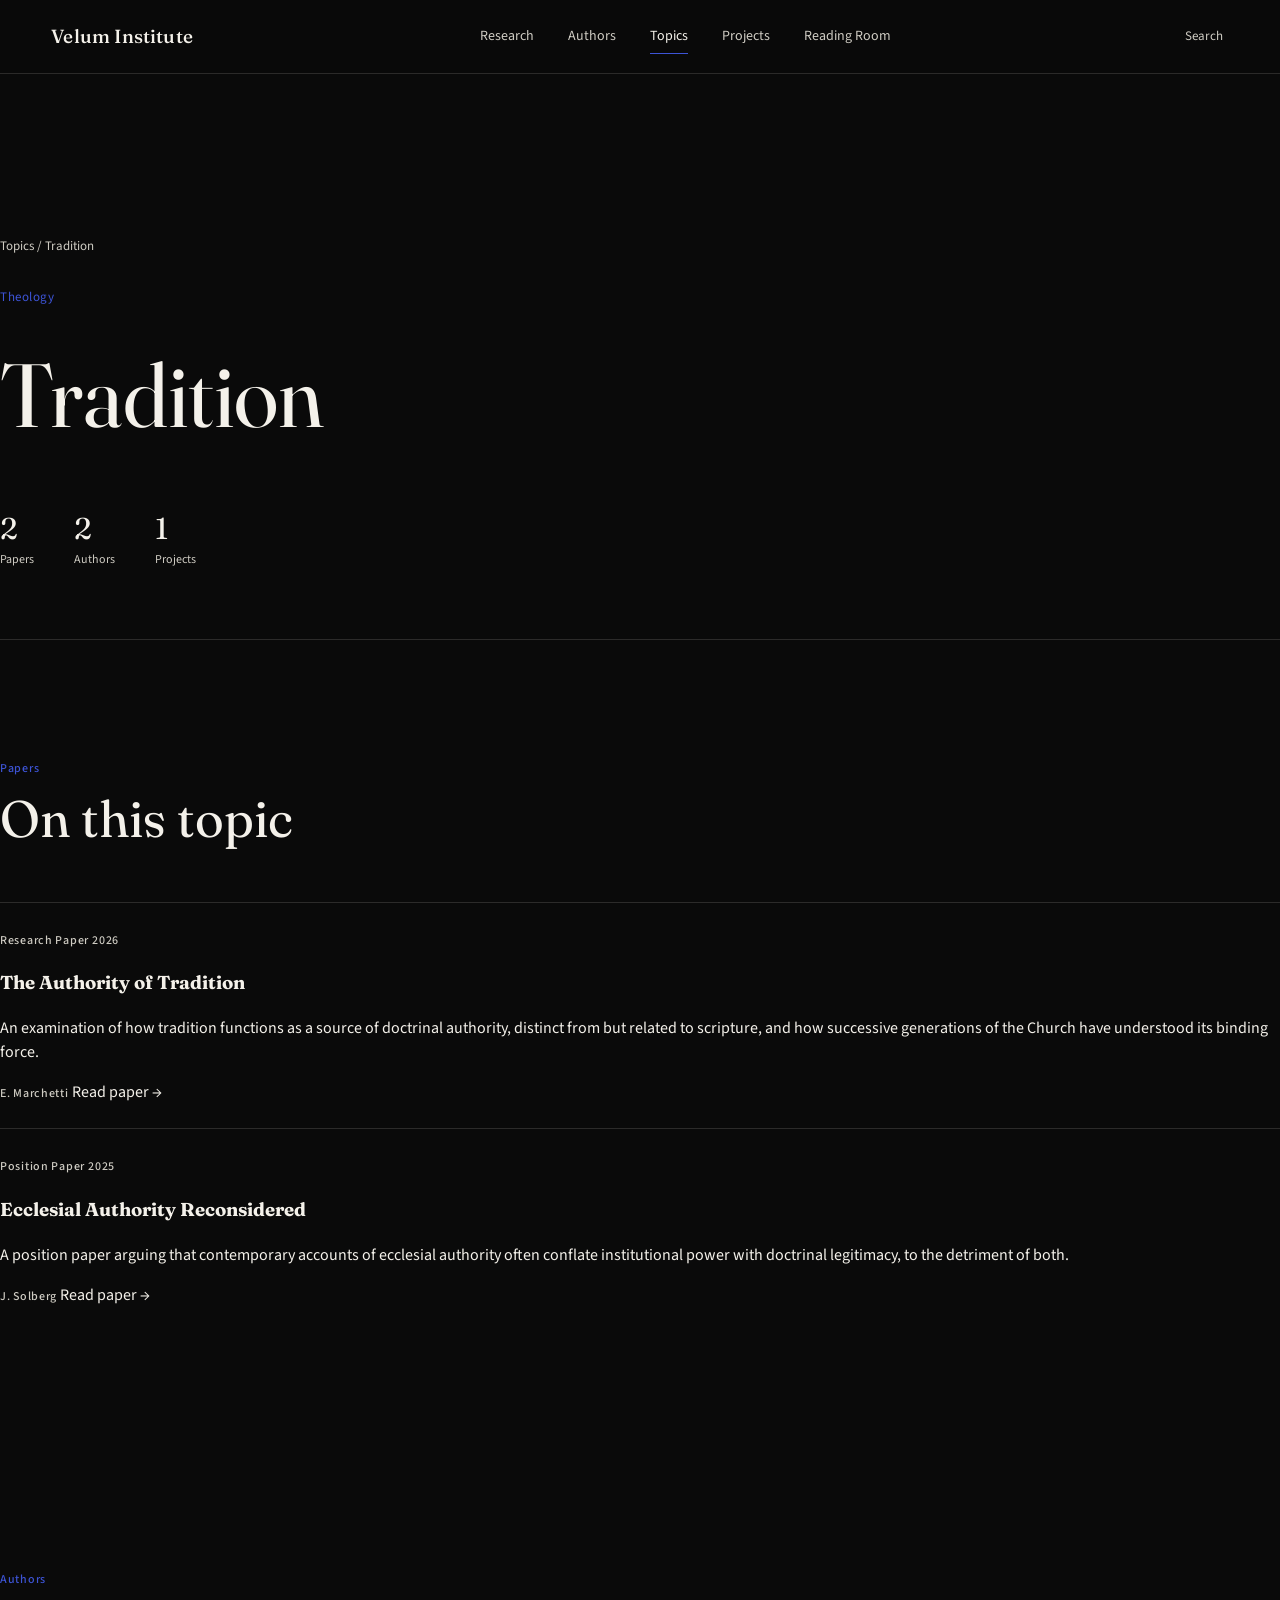
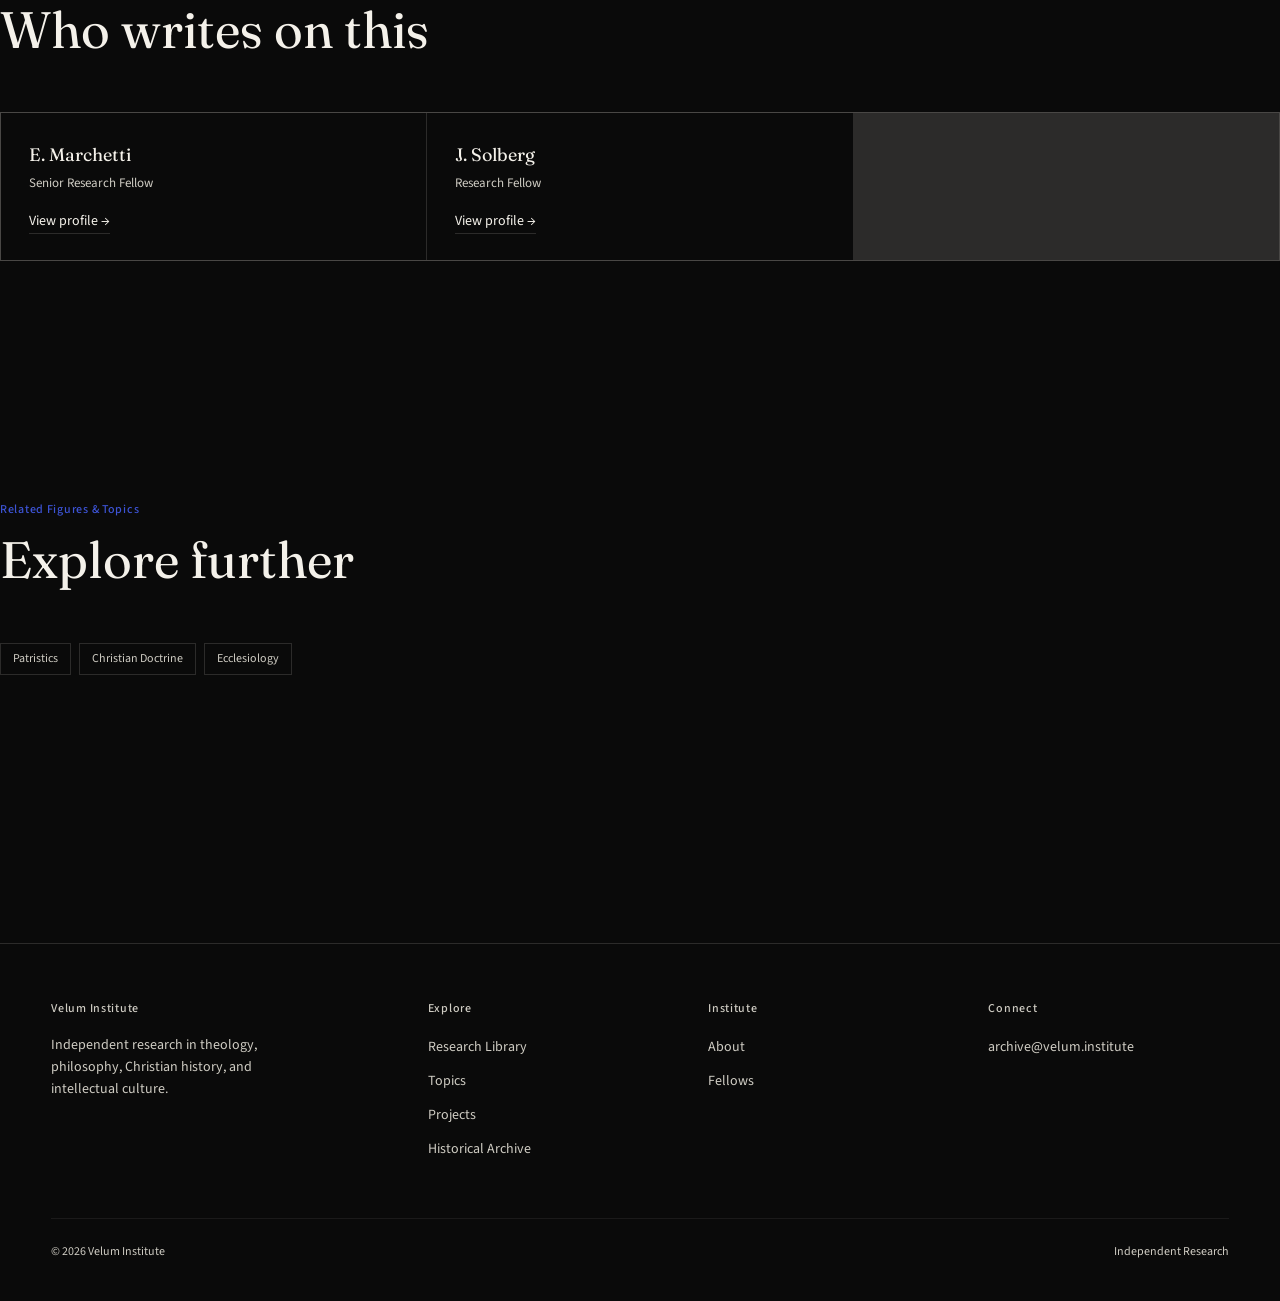
<file: topic.html>
<!DOCTYPE html>
<html lang="en">
<head>
<meta charset="UTF-8">
<meta name="viewport" content="width=device-width, initial-scale=1.0">
<title id="page-title">Topic — Velum Institute</title>
<link rel="stylesheet" href="styles.css">
<style>
  .topic-hero { padding: 150px 0 70px; border-bottom: 1px solid var(--line); }
  .breadcrumb { font-size: 13px; color: var(--ivory-dim); margin-bottom: 32px; }
  .breadcrumb a:hover { color: var(--ivory); }
  .topic-group { color: var(--cobalt-bright); font-size: 13px; letter-spacing: 0.04em; margin-bottom: 20px; }
  .topic-title { font-family: var(--serif); font-size: clamp(44px, 7vw, 96px); font-weight: 400; margin: 0; }

  .network-row { display: flex; gap: 40px; margin-top: 44px; flex-wrap: wrap; }
  .network-stat { display: flex; flex-direction: column; }
  .network-stat b { font-family: var(--serif); font-size: 30px; font-weight: 400; }
  .network-stat span { font-size: 12px; color: var(--ivory-dim); }

  .author-mini-grid { display: grid; grid-template-columns: repeat(3, 1fr); gap: 1px; background: var(--line); border: 1px solid var(--line); margin-top: 40px; }
  .author-mini { background: var(--ink); padding: 28px; }
  .author-mini h4 { font-family: var(--serif); font-size: 18px; margin: 0 0 6px; font-weight: 400; }
  .author-mini p { font-size: 13px; color: var(--ivory-dim); margin: 0 0 14px; }

  @media (max-width: 760px) { .author-mini-grid { grid-template-columns: 1fr; } }

  .related-chips { margin-top: 20px; }
  .related-chip { display: inline-block; font-size: 12px; color: var(--ivory-dim); border: 1px solid var(--line); padding: 6px 12px; margin: 0 8px 8px 0; }
  .related-chip:hover { color: var(--cobalt-bright); border-color: var(--cobalt-bright); }
</style>
</head>
<body>

<header class="site-header">
  <nav class="nav wrap">
    <a href="index.html" class="nav-mark">Velum Institute</a>
    <ul class="nav-links">
      <li><a href="library.html">Research</a></li>
      <li><a href="index.html#authors">Authors</a></li>
      <li><a href="index.html#areas" aria-current="page">Topics</a></li>
      <li><a href="index.html#projects">Projects</a></li>
      <li><a href="timeline.html">Reading Room</a></li>
    </ul>
    <div class="nav-right"><button class="nav-search-btn" onclick="location.href='library.html'">Search</button></div>
    <button class="nav-toggle" aria-label="Toggle navigation" aria-expanded="false">Menu</button>
  </nav>
</header>

<main>
  <section class="topic-hero wrap">
    <p class="breadcrumb"><a href="index.html#areas">Topics</a> / <span id="crumb-name"></span></p>
    <p class="topic-group" id="topic-group"></p>
    <h1 class="topic-title serif" id="topic-name"></h1>
    <div class="network-row">
      <div class="network-stat"><b id="stat-papers"></b><span>Papers</span></div>
      <div class="network-stat"><b id="stat-authors"></b><span>Authors</span></div>
      <div class="network-stat"><b id="stat-projects"></b><span>Projects</span></div>
    </div>
  </section>

  <section class="section wrap">
    <div class="section-head">
      <div>
        <p class="section-kicker">Papers</p>
        <h2 class="section-title serif">On this topic</h2>
      </div>
    </div>
    <div id="topic-papers"></div>
  </section>

  <section class="section wrap" id="authors-wrap">
    <div class="section-head">
      <div>
        <p class="section-kicker">Authors</p>
        <h2 class="section-title serif">Who writes on this</h2>
      </div>
    </div>
    <div class="author-mini-grid" id="topic-authors"></div>
  </section>

  <section class="section wrap" id="related-wrap">
    <div class="section-head">
      <div>
        <p class="section-kicker">Related Figures &amp; Topics</p>
        <h2 class="section-title serif">Explore further</h2>
      </div>
    </div>
    <div class="related-chips" id="related-topics"></div>
  </section>
</main>

<footer class="site-footer">
  <div class="footer-grid">
    <div>
      <h4>Velum Institute</h4>
      <p style="color:var(--ivory-dim); font-size:14px; max-width:32ch; line-height:1.6;">Independent research in theology, philosophy, Christian history, and intellectual culture.</p>
    </div>
    <div>
      <h4>Explore</h4>
      <ul>
        <li><a href="library.html">Research Library</a></li>
        <li><a href="index.html#areas">Topics</a></li>
        <li><a href="index.html#projects">Projects</a></li>
        <li><a href="timeline.html">Historical Archive</a></li>
      </ul>
    </div>
    <div>
      <h4>Institute</h4>
      <ul>
        <li><a href="index.html#about">About</a></li>
        <li><a href="index.html#authors">Fellows</a></li>
      </ul>
    </div>
    <div>
      <h4>Connect</h4>
      <ul><li><a href="mailto:archive@velum.institute">archive@velum.institute</a></li></ul>
    </div>
  </div>
  <div class="footer-bottom">
    <span>© 2026 Velum Institute</span>
    <span>Independent Research</span>
  </div>
</footer>

<script src="data.js"></script>
<script src="common.js"></script>
<script>
  const id = new URLSearchParams(location.search).get('id');
  const topic = getTopic(id) || TOPICS[0];
  const papers = papersByTopic(topic.id);
  const authors = authorsByTopic(topic.id);
  const projects = projectsByTopic(topic.id);

  document.getElementById('page-title').textContent = `${topic.name} — Velum Institute`;
  document.getElementById('crumb-name').textContent = topic.name;
  document.getElementById('topic-group').textContent = topic.group;
  document.getElementById('topic-name').textContent = topic.name;
  document.getElementById('stat-papers').textContent = papers.length;
  document.getElementById('stat-authors').textContent = authors.length;
  document.getElementById('stat-projects').textContent = projects.length;

  document.getElementById('topic-papers').innerHTML = papers.length
    ? papers.map(paperCard).join('')
    : `<p style="color:var(--ivory-dim);">No papers on this topic yet.</p>`;

  if (authors.length === 0) {
    document.getElementById('authors-wrap').style.display = 'none';
  } else {
    document.getElementById('topic-authors').innerHTML = authors.map(a => `
      <a class="author-mini" href="author.html?id=${a.id}">
        <h4>${a.name}</h4>
        <p>${a.title}</p>
        <span class="text-link">View profile →</span>
      </a>`).join('');
  }

  // Related topics: other topics that co-occur on the same papers
  const relatedIds = new Set();
  papers.forEach(p => p.topics.forEach(t => { if (t !== topic.id) relatedIds.add(t); }));
  const relatedTopics = [...relatedIds].map(getTopic).filter(Boolean);

  if (relatedTopics.length === 0) {
    document.getElementById('related-wrap').style.display = 'none';
  } else {
    document.getElementById('related-topics').innerHTML = relatedTopics.map(t =>
      `<a class="related-chip" href="topic.html?id=${t.id}">${t.name}</a>`).join('');
  }
</script>
</body>
</html>
</file>
<file: styles.css>
/* ============================================================
   VELUM INSTITUTE — Design System
   Black modernism × ivory marble × classical intellectualism
   ============================================================ */

@import url('https://fonts.googleapis.com/css2?family=Fraunces:opsz,wght@9..144,300;9..144,400;9..144,500;9..144,600&family=Source+Sans+3:wght@400;500;600&display=swap');

:root {
  /* Color */
  --ink: #0a0a0a;
  --ink-raised: #121212;
  --ivory: #f4f1ea;
  --ivory-dim: #cfccc3;
  --marble-1: #e8e5dc;
  --marble-2: #b9b6ac;
  --cobalt: #2a3eb1;
  --cobalt-bright: #3d54d6;
  --line: rgba(244, 241, 234, 0.14);
  --line-soft: rgba(244, 241, 234, 0.07);

  /* Type */
  --serif: 'Fraunces', Georgia, serif;
  --sans: 'Source Sans 3', -apple-system, sans-serif;

  /* Scale */
  --gutter: clamp(20px, 4vw, 64px);
}

* { box-sizing: border-box; }

html {
  scroll-behavior: smooth;
}

@media (prefers-reduced-motion: reduce) {
  html { scroll-behavior: auto; }
  *, *::before, *::after {
    animation-duration: 0.01ms !important;
    transition-duration: 0.01ms !important;
  }
}

body {
  margin: 0;
  background: var(--ink);
  color: var(--ivory);
  font-family: var(--sans);
  font-size: 16px;
  line-height: 1.5;
  -webkit-font-smoothing: antialiased;
}

a { color: inherit; text-decoration: none; }

img { max-width: 100%; display: block; }

::selection { background: var(--cobalt); color: var(--ivory); }

:focus-visible {
  outline: 1px solid var(--cobalt-bright);
  outline-offset: 3px;
}

.serif { font-family: var(--serif); }

/* ---------- Layout helpers ---------- */
.wrap {
  max-width: 1440px;
  margin: 0 auto;
  padding-left: var(--gutter);
  padding-right: var(--gutter);
}

.rule {
  border: none;
  border-top: 1px solid var(--line);
  margin: 0;
}

.label {
  font-family: var(--sans);
  font-size: 12px;
  letter-spacing: 0.06em;
  color: var(--ivory-dim);
  font-weight: 500;
}

.label.blue { color: var(--cobalt-bright); }

/* ---------- Header / nav ---------- */
.site-header {
  position: sticky;
  top: 0;
  z-index: 50;
  background: rgba(10, 10, 10, 0.86);
  backdrop-filter: blur(10px);
  border-bottom: 1px solid var(--line);
}

.nav {
  display: flex;
  align-items: center;
  justify-content: space-between;
  padding: 22px var(--gutter);
  gap: 24px;
}

.nav-mark {
  font-family: var(--serif);
  font-size: 19px;
  font-weight: 500;
  letter-spacing: 0.01em;
  white-space: nowrap;
}

.nav-links {
  display: flex;
  gap: 34px;
  list-style: none;
  margin: 0;
  padding: 0;
  font-size: 14px;
}

.nav-links a {
  color: var(--ivory-dim);
  transition: color 0.15s ease;
  position: relative;
}

.nav-links a:hover,
.nav-links a[aria-current="page"] { color: var(--ivory); }

.nav-links a[aria-current="page"]::after {
  content: '';
  position: absolute;
  left: 0; right: 0; bottom: -8px;
  height: 1px;
  background: var(--cobalt-bright);
}

.nav-right {
  display: flex;
  align-items: center;
  gap: 22px;
  font-size: 13px;
}

.nav-search-btn {
  background: none;
  border: none;
  color: var(--ivory-dim);
  font-family: var(--sans);
  font-size: 13px;
  cursor: pointer;
  display: flex;
  align-items: center;
  gap: 8px;
}
.nav-search-btn:hover { color: var(--ivory); }

.nav-toggle {
  display: none;
  background: none;
  border: none;
  color: var(--ivory);
  cursor: pointer;
  padding: 4px;
}

@media (max-width: 860px) {
  .nav-links { display: none; }
  .nav-toggle { display: block; }
}

/* ---------- Buttons / links ---------- */
.text-link {
  font-size: 14px;
  border-bottom: 1px solid var(--line);
  padding-bottom: 2px;
  transition: border-color 0.15s ease, color 0.15s ease;
}
.text-link:hover { border-color: var(--cobalt-bright); color: var(--cobalt-bright); }

.btn {
  display: inline-flex;
  align-items: center;
  gap: 10px;
  border: 1px solid var(--line);
  padding: 13px 22px;
  font-size: 13px;
  letter-spacing: 0.03em;
  background: transparent;
  color: var(--ivory);
  cursor: pointer;
  transition: border-color 0.15s ease, background 0.15s ease;
}
.btn:hover { border-color: var(--ivory); }
.btn.primary { background: var(--ivory); color: var(--ink); border-color: var(--ivory); }
.btn.primary:hover { background: var(--marble-2); }

/* ---------- Footer ---------- */
.site-footer {
  border-top: 1px solid var(--line);
  padding: 56px var(--gutter) 40px;
  margin-top: 140px;
}

.footer-grid {
  display: grid;
  grid-template-columns: 1.4fr 1fr 1fr 1fr;
  gap: 40px;
  max-width: 1440px;
  margin: 0 auto;
}

.footer-grid h4 {
  font-size: 12px;
  letter-spacing: 0.06em;
  color: var(--ivory-dim);
  font-weight: 500;
  margin: 0 0 16px;
}

.footer-grid ul { list-style: none; margin: 0; padding: 0; }
.footer-grid li { margin-bottom: 10px; }
.footer-grid a { font-size: 14px; color: var(--ivory-dim); }
.footer-grid a:hover { color: var(--ivory); }

.footer-bottom {
  max-width: 1440px;
  margin: 48px auto 0;
  padding-top: 24px;
  border-top: 1px solid var(--line-soft);
  display: flex;
  justify-content: space-between;
  font-size: 12px;
  color: var(--ivory-dim);
}

@media (max-width: 760px) {
  .footer-grid { grid-template-columns: 1fr 1fr; }
}

/* ---------- Marble visual (CSS-drawn fragment) ---------- */
.marble-fragment {
  position: relative;
  background: linear-gradient(155deg, var(--marble-1) 0%, var(--marble-2) 55%, #a9a59a 100%);
  filter: saturate(0.85);
}

.marble-fragment::before {
  content: '';
  position: absolute; inset: 0;
  background-image:
    radial-gradient(ellipse at 30% 20%, rgba(255,255,255,0.35), transparent 55%),
    radial-gradient(ellipse at 70% 80%, rgba(0,0,0,0.18), transparent 55%);
  mix-blend-mode: soft-light;
}

.marble-fragment::after {
  content: '';
  position: absolute; inset: 0;
  background-image: repeating-linear-gradient(115deg, rgba(0,0,0,0.05) 0px, transparent 2px, transparent 40px, rgba(0,0,0,0.05) 42px);
  opacity: 0.5;
}

/* ---------- Utility ---------- */
.sr-only {
  position: absolute; width: 1px; height: 1px;
  padding: 0; margin: -1px; overflow: hidden;
  clip: rect(0,0,0,0); white-space: nowrap; border: 0;
}

.section { padding: 120px 0; }
@media (max-width: 760px) { .section { padding: 72px 0; } }

.section-head {
  display: flex;
  justify-content: space-between;
  align-items: flex-end;
  gap: 32px;
  margin-bottom: 56px;
}

.section-title {
  font-family: var(--serif);
  font-size: clamp(32px, 4vw, 52px);
  font-weight: 400;
  line-height: 1.05;
  margin: 0;
}

.section-kicker {
  font-size: 12px;
  letter-spacing: 0.06em;
  color: var(--cobalt-bright);
  margin: 0 0 14px;
  font-weight: 500;
}

.section-desc {
  max-width: 460px;
  color: var(--ivory-dim);
  font-size: 15px;
  line-height: 1.6;
}

/* ---------- Shared paper row (base; pages override layout as needed) ---------- */
.paper-row {
  display: block;
  padding: 24px 0;
  border-top: 1px solid var(--line);
}

/* ---------- Mobile nav open state ---------- */
@media (max-width: 860px) {
  .nav-links.is-open {
    display: flex;
    flex-direction: column;
    position: absolute;
    top: 100%;
    left: 0;
    right: 0;
    background: var(--ink);
    border-bottom: 1px solid var(--line);
    padding: 20px var(--gutter) 28px;
    gap: 18px;
    z-index: 60;
  }
}
</file>
